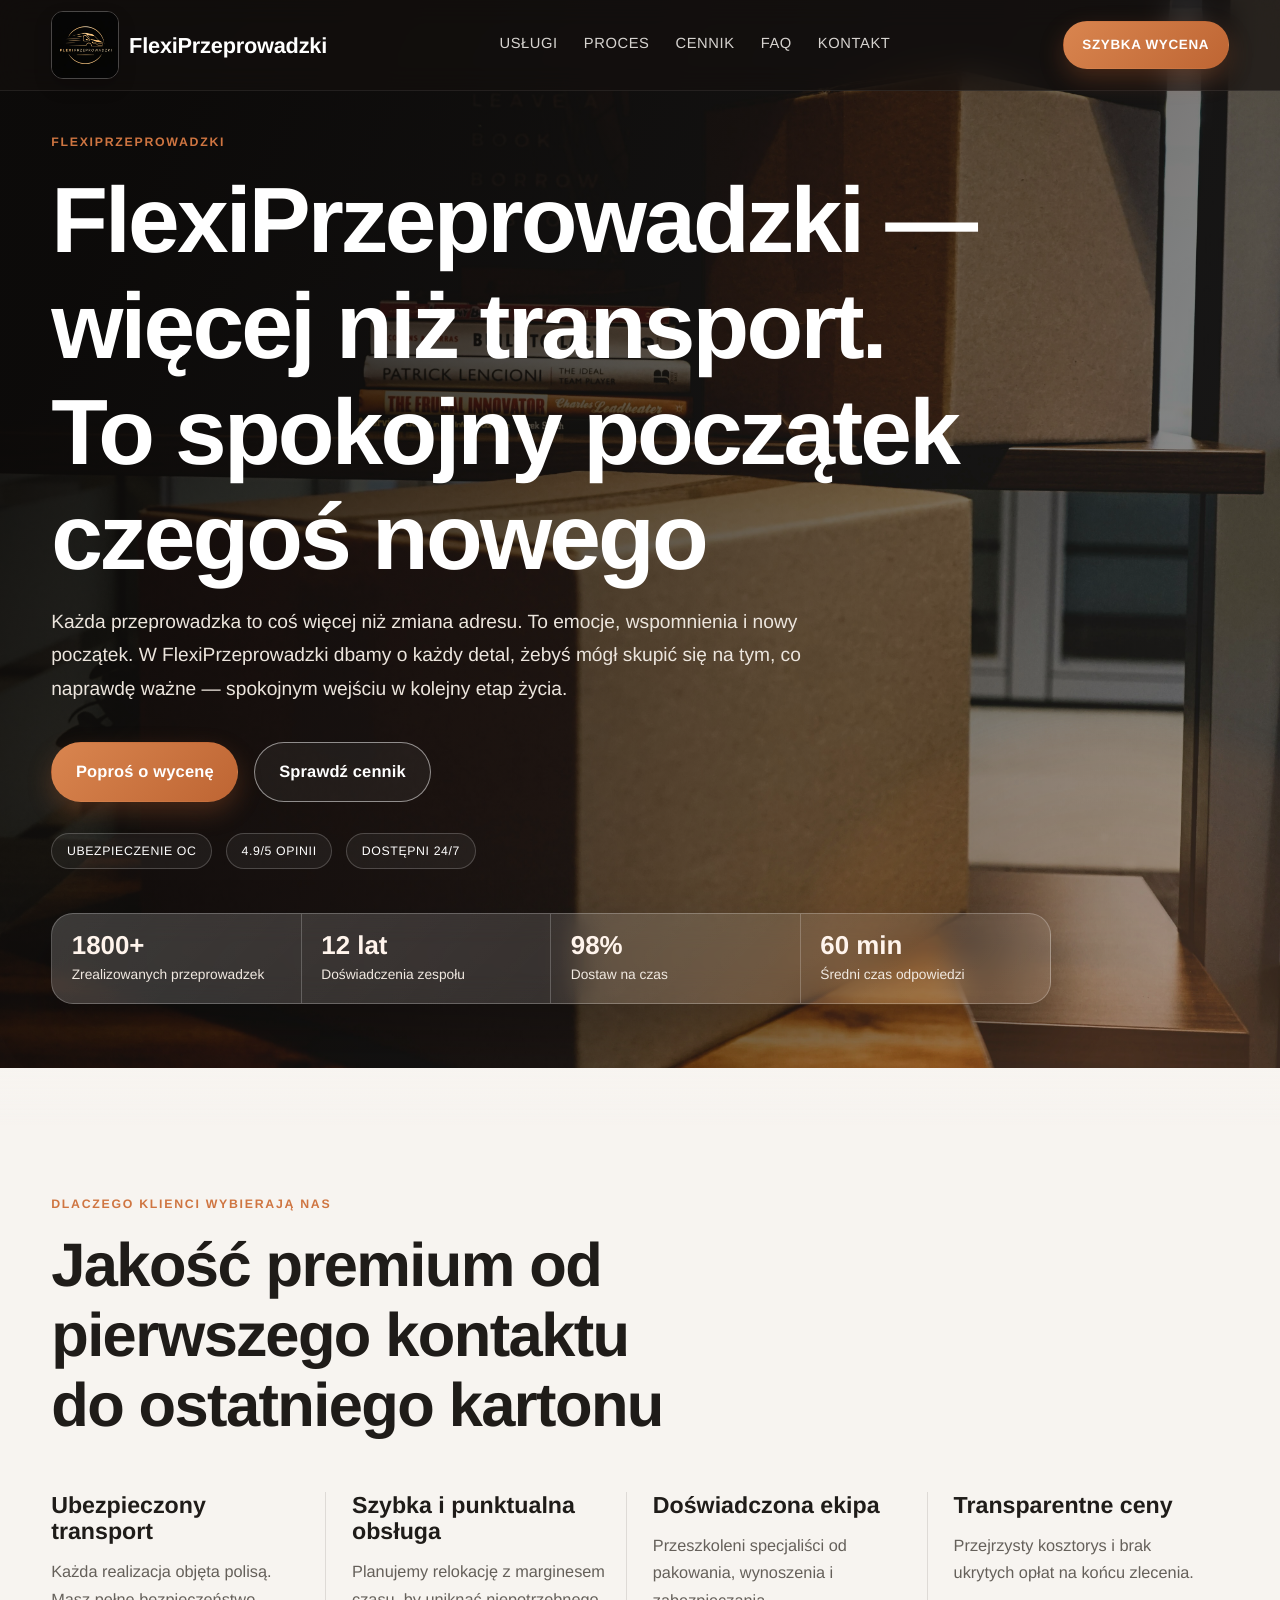
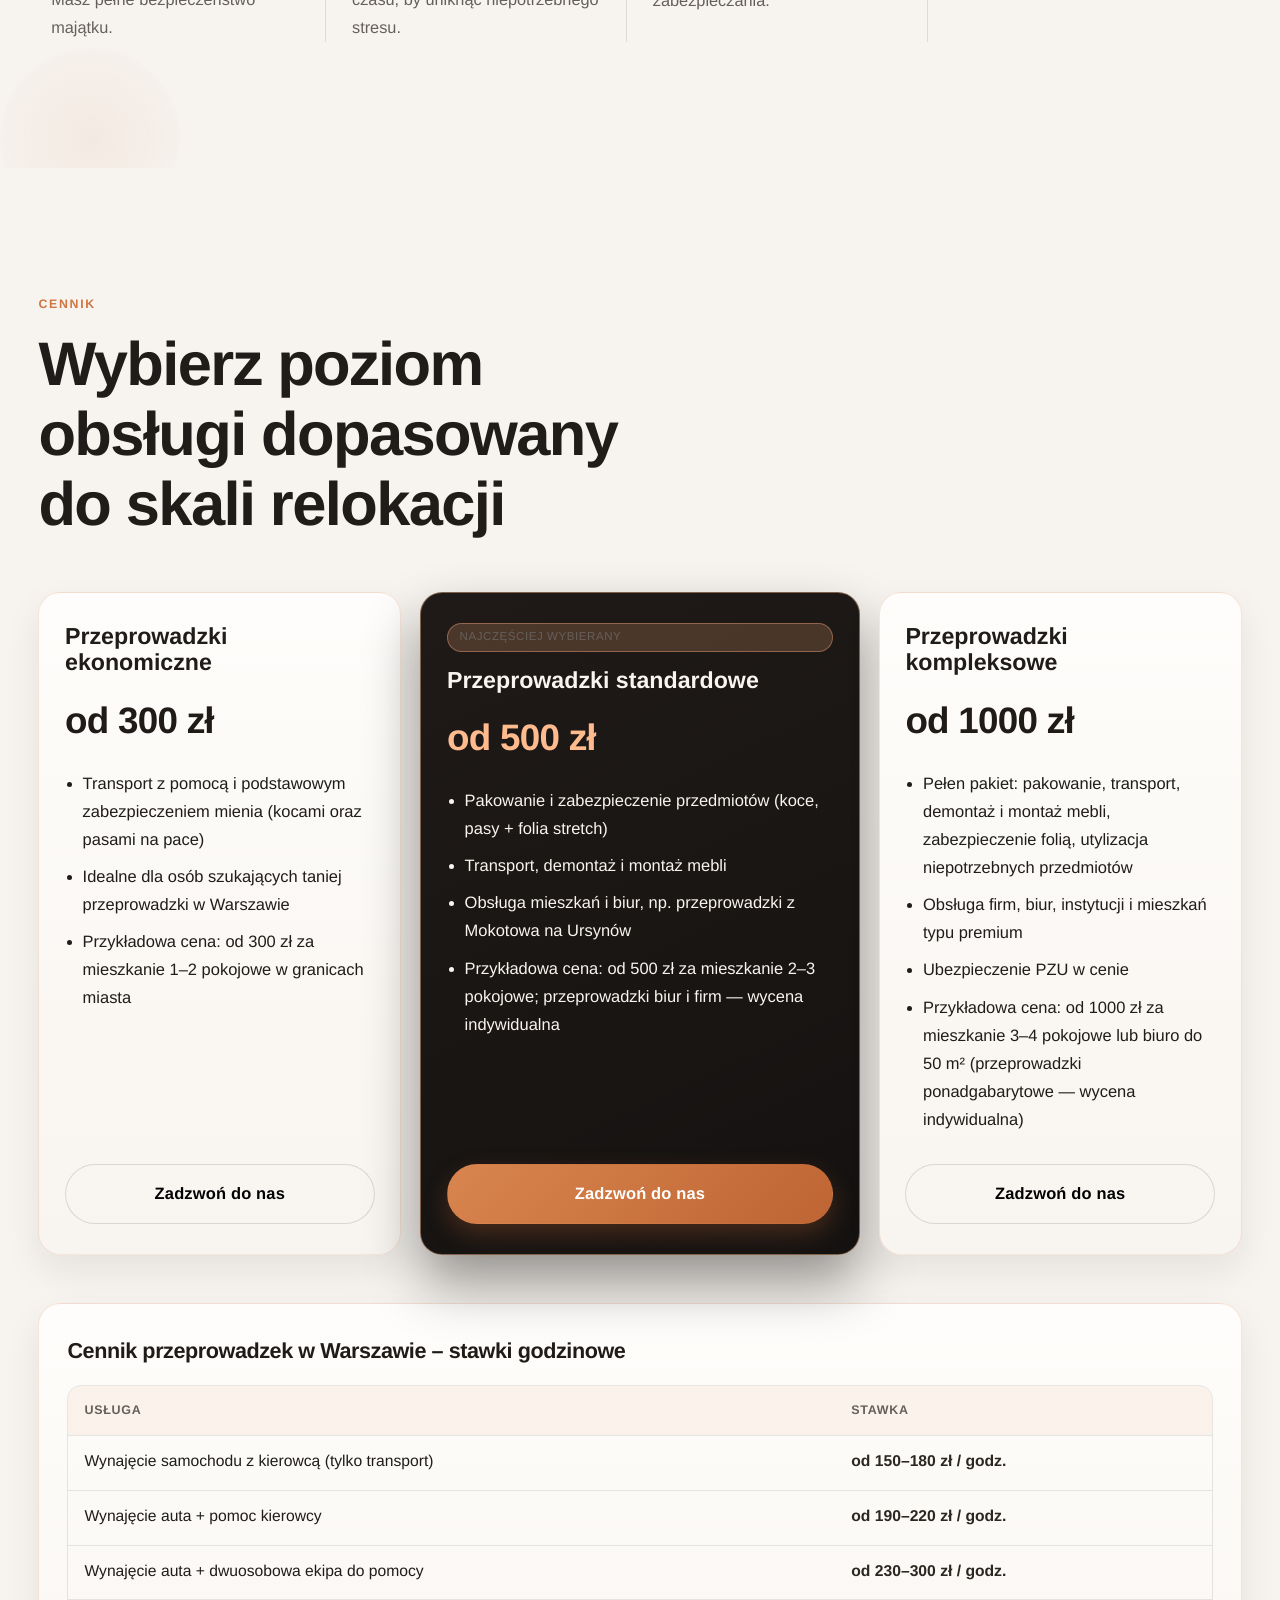
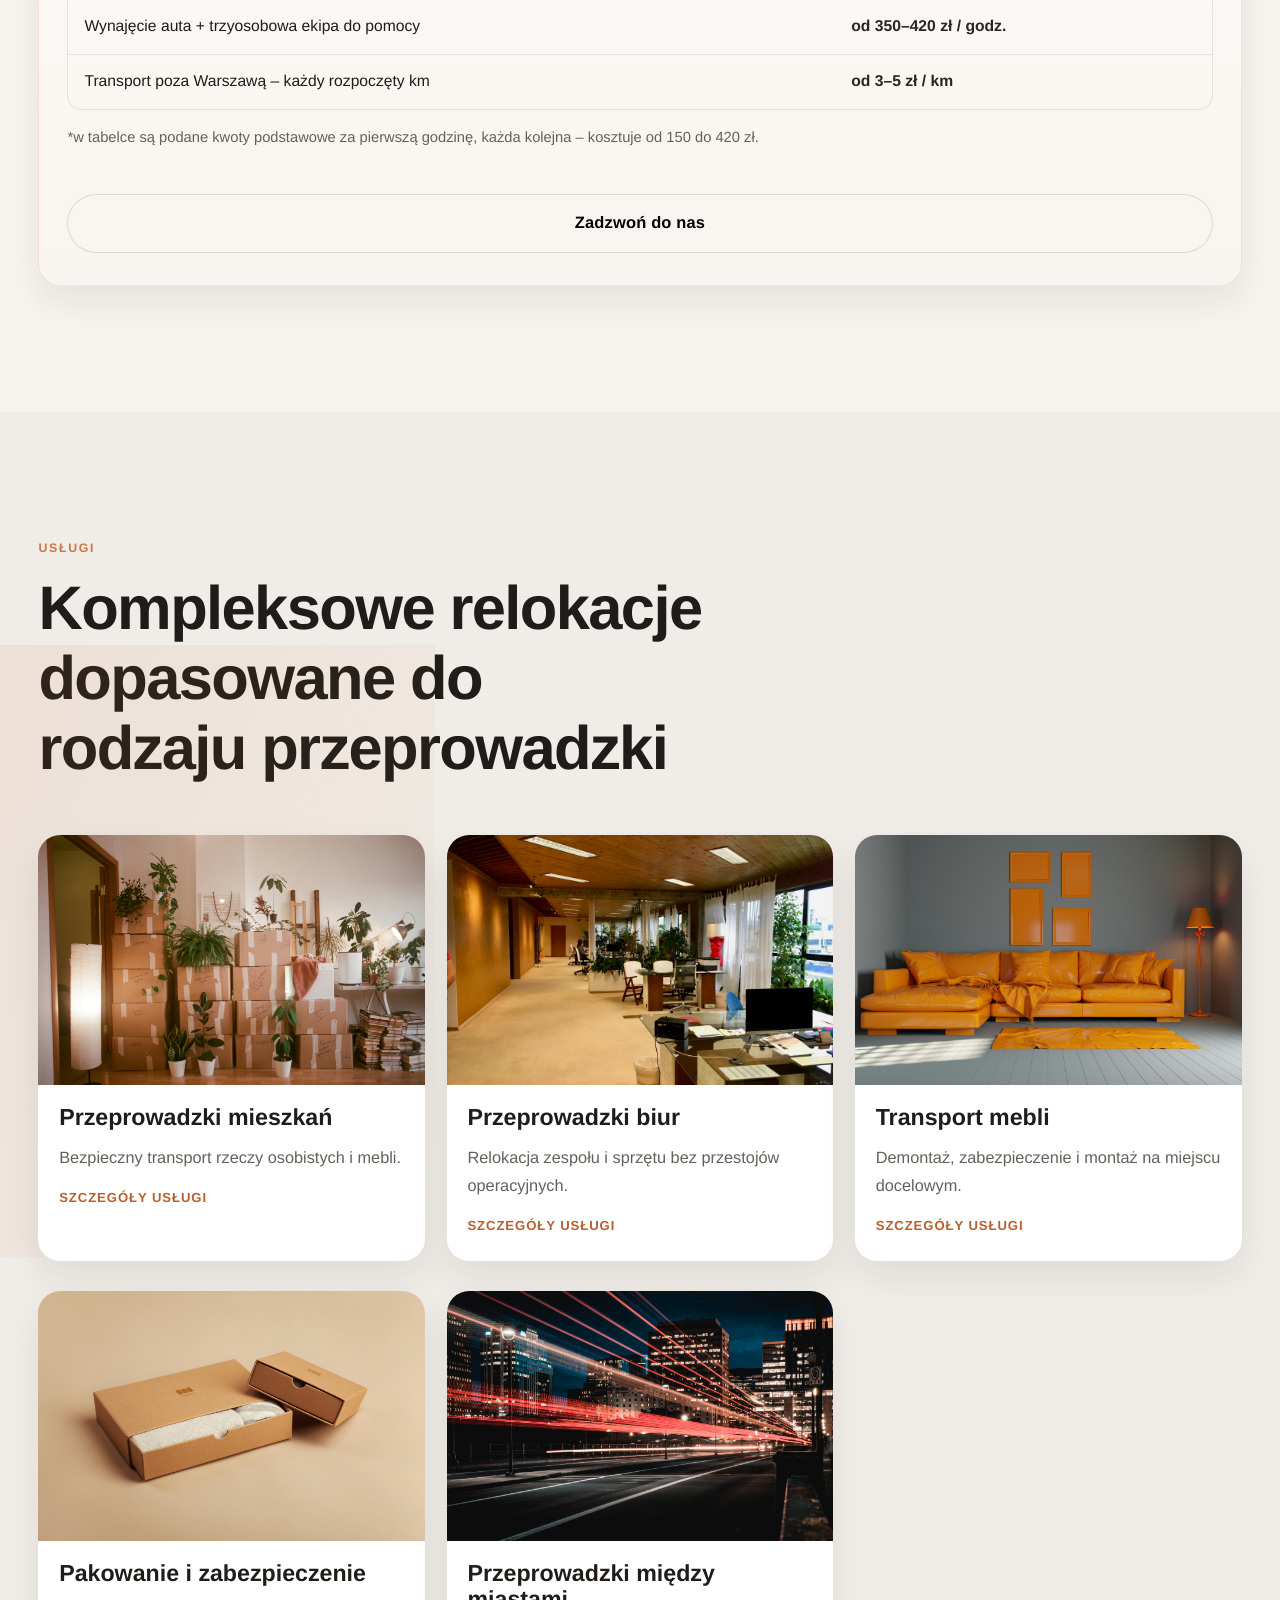
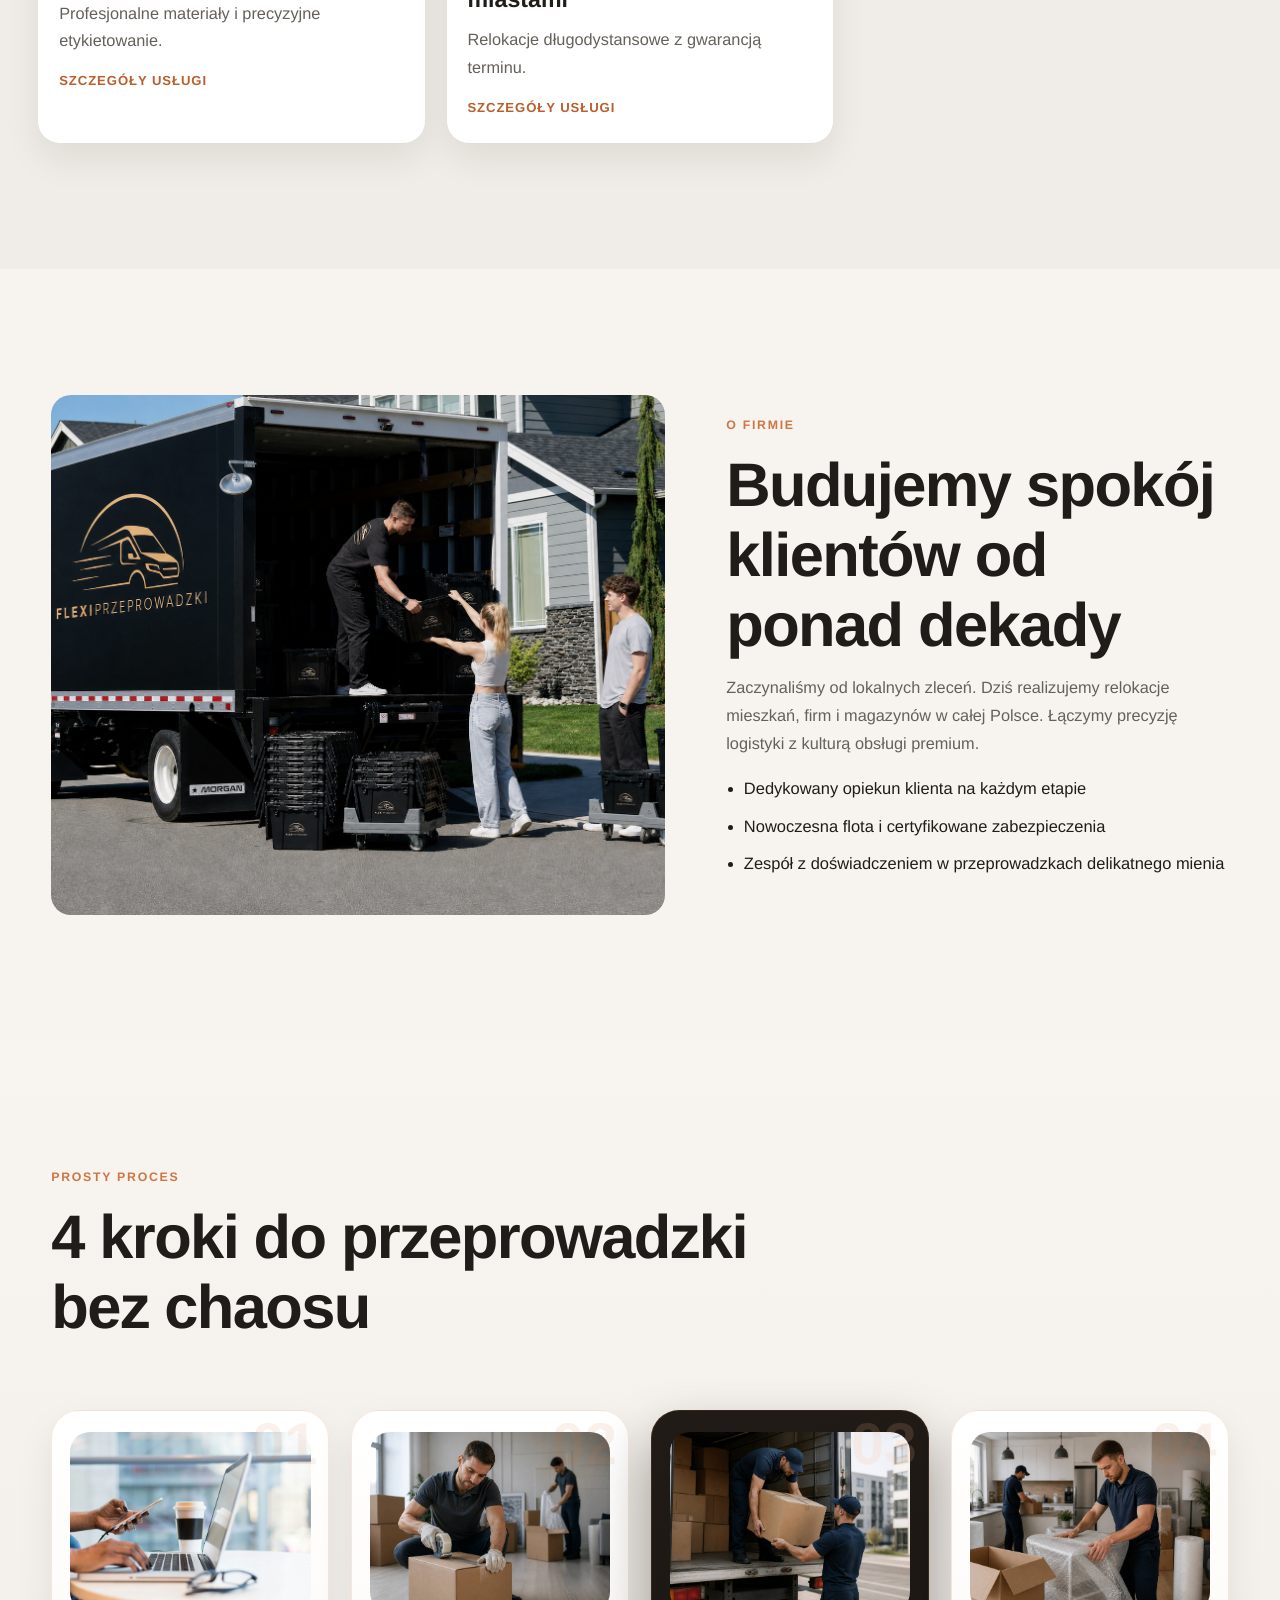
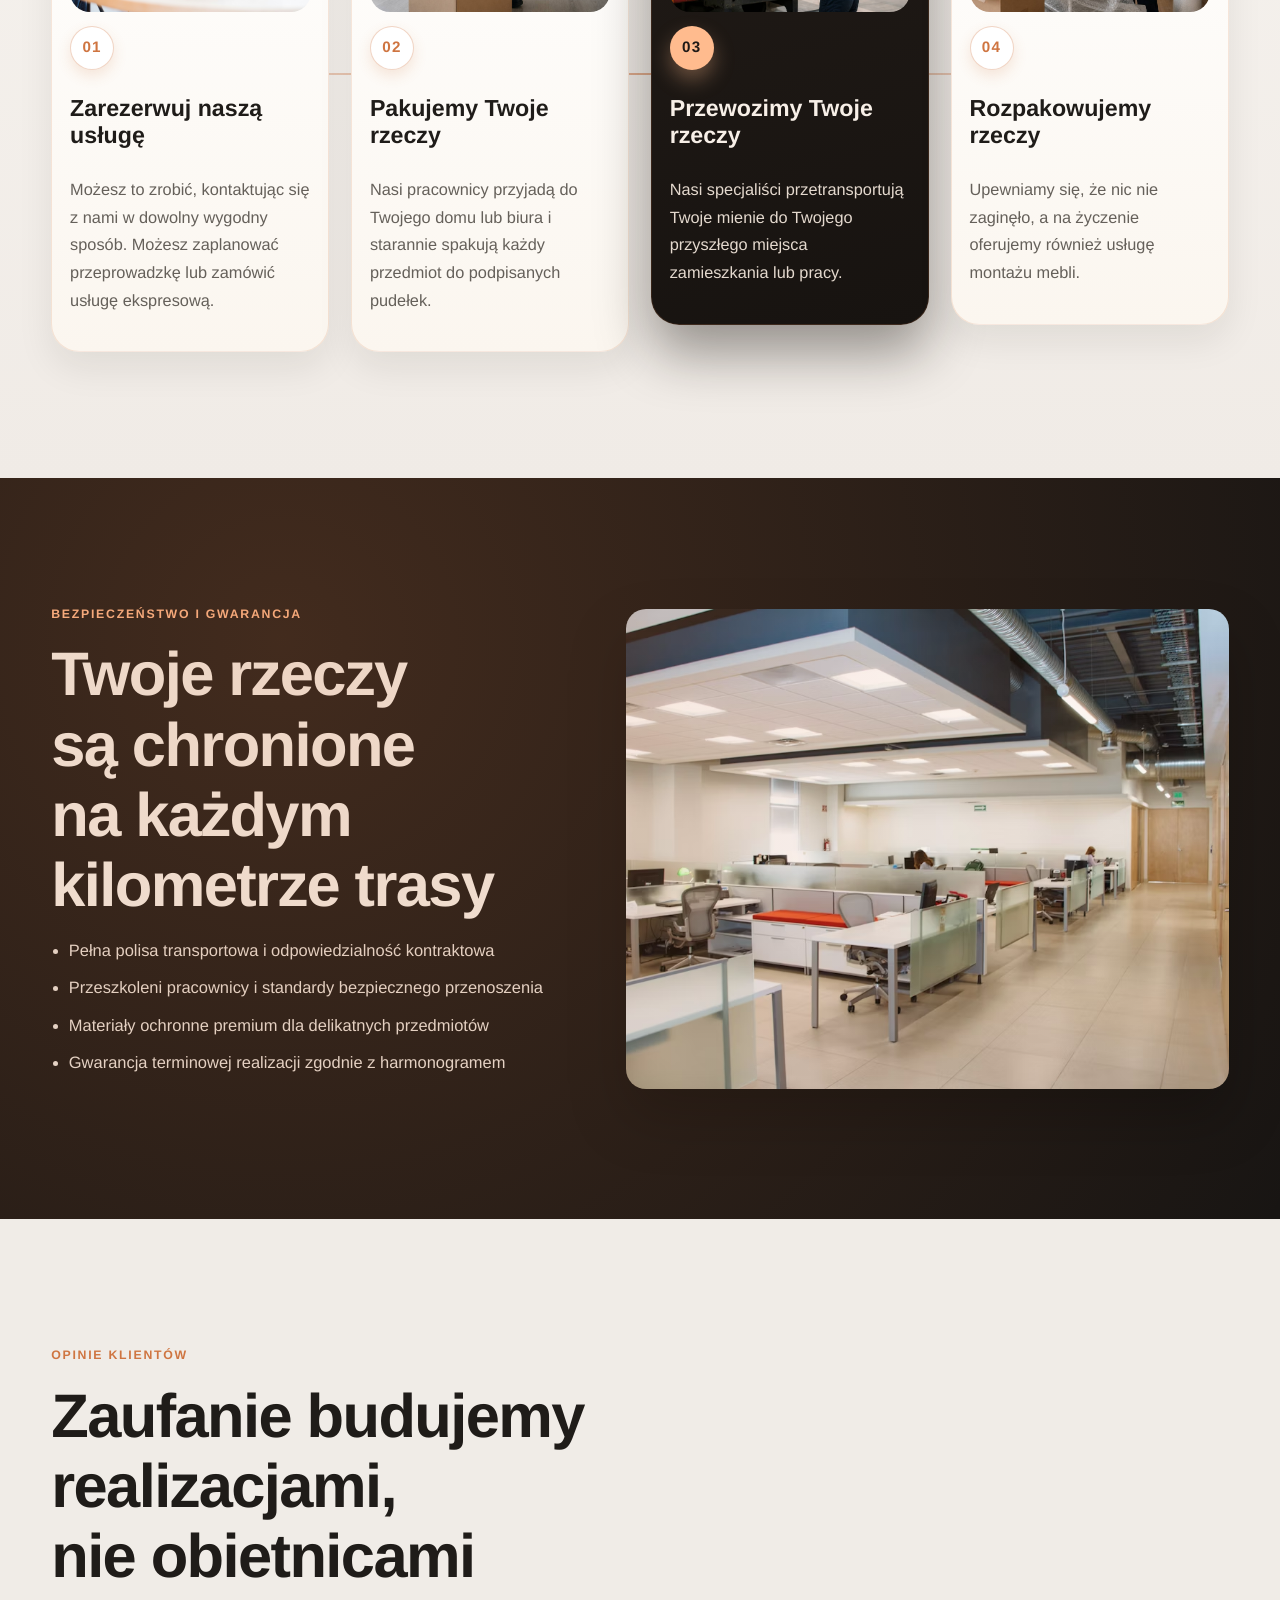
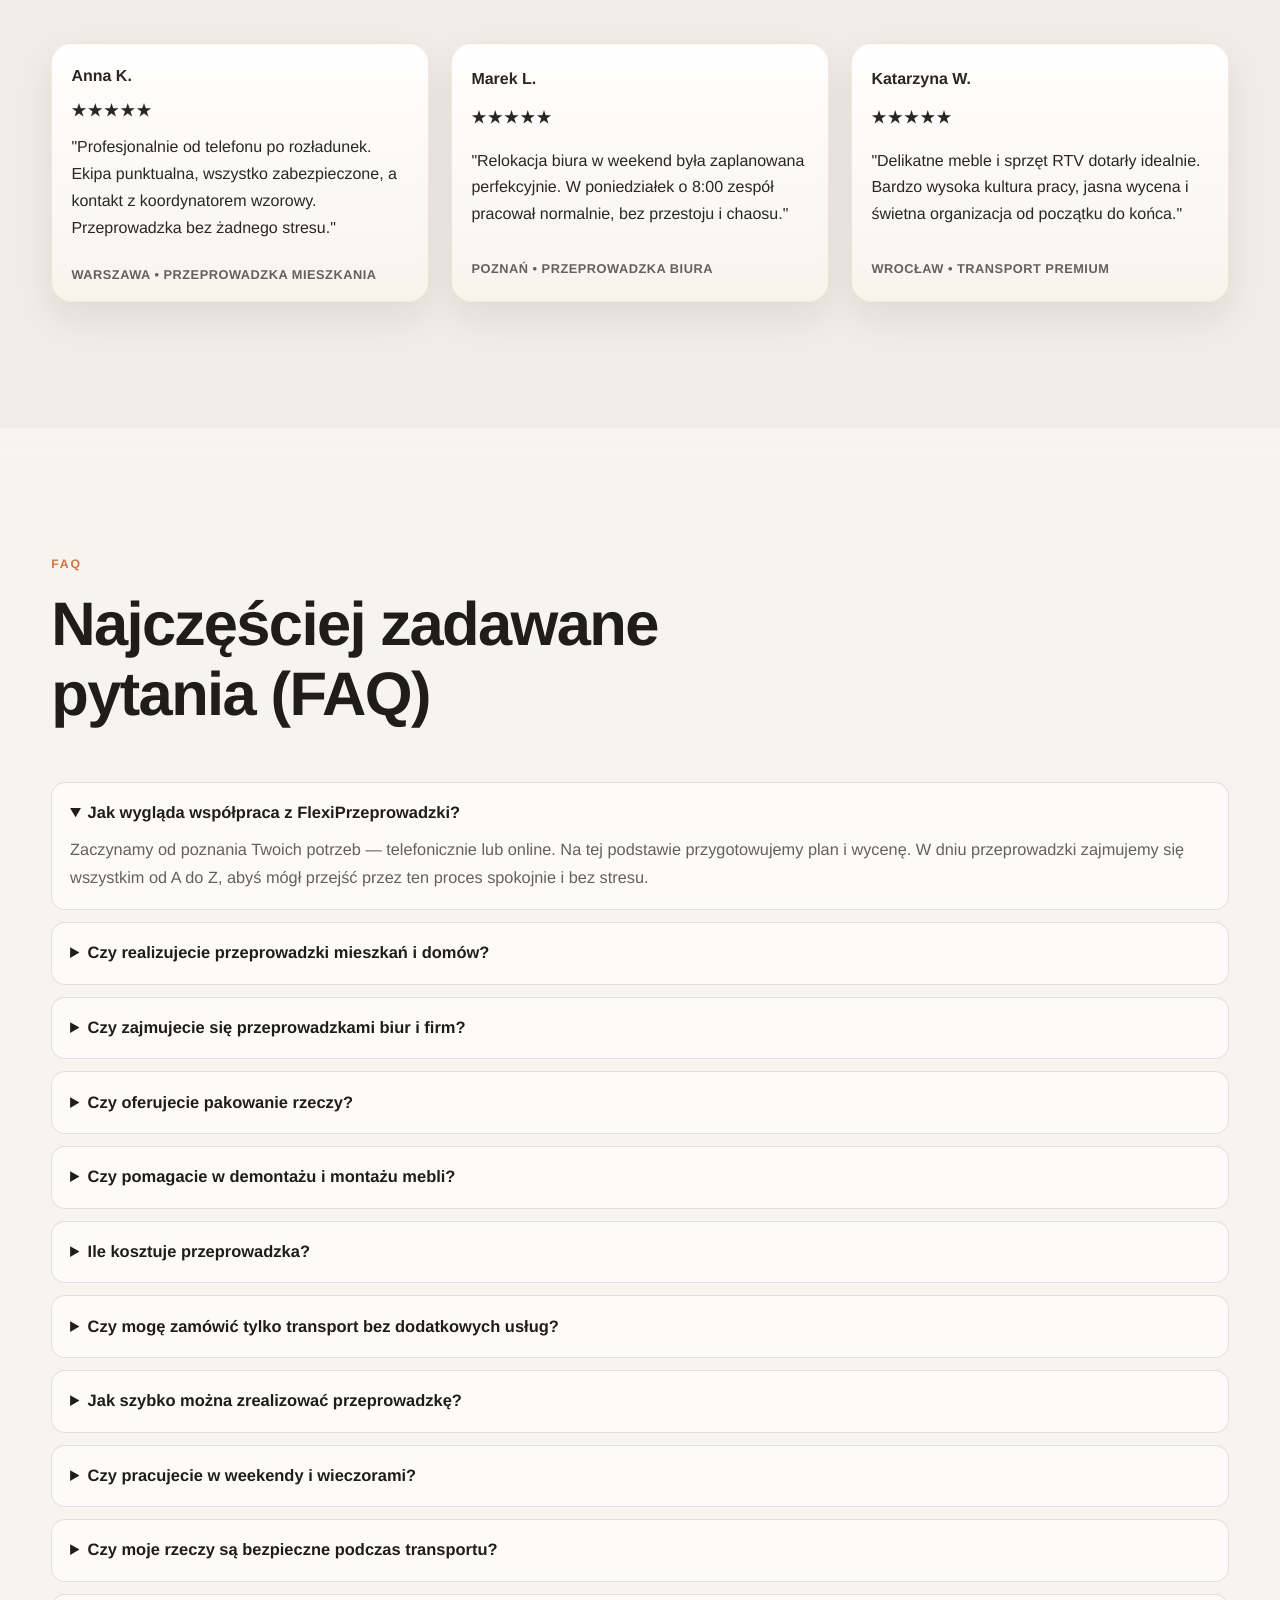
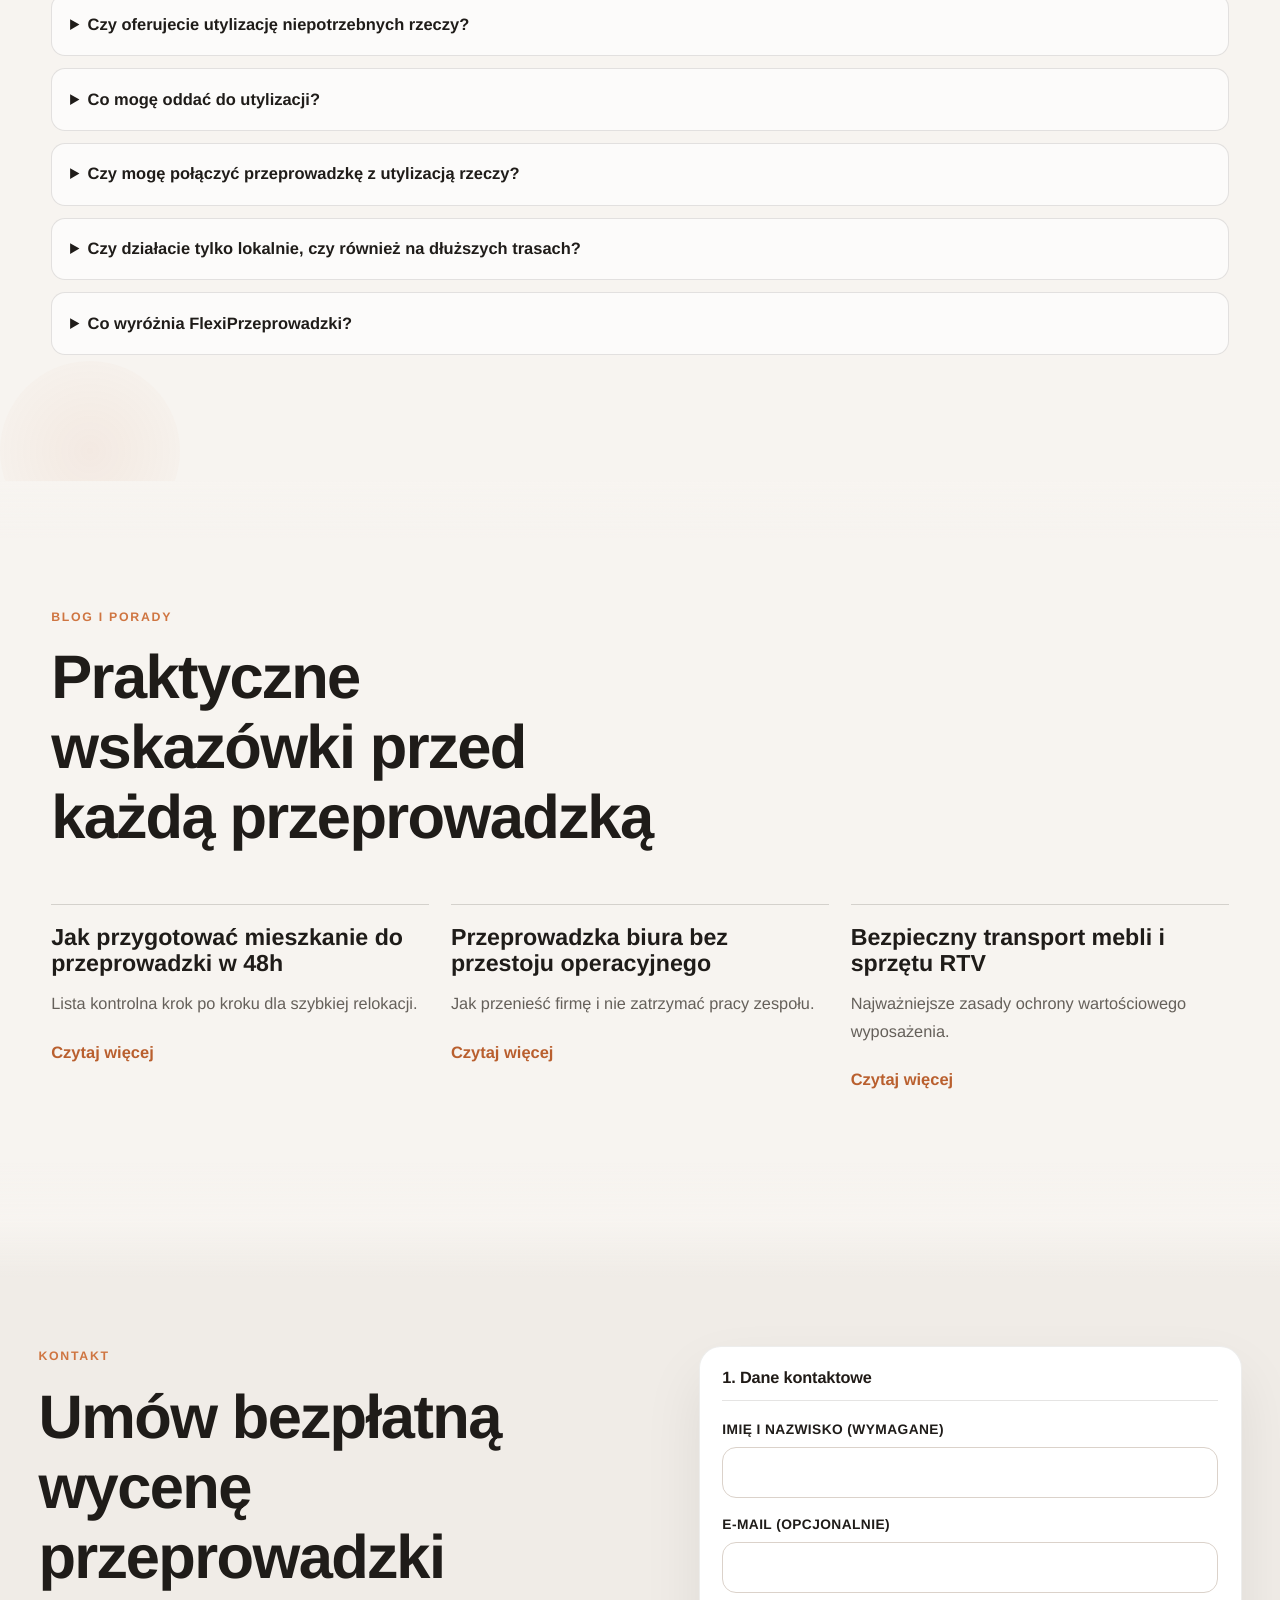
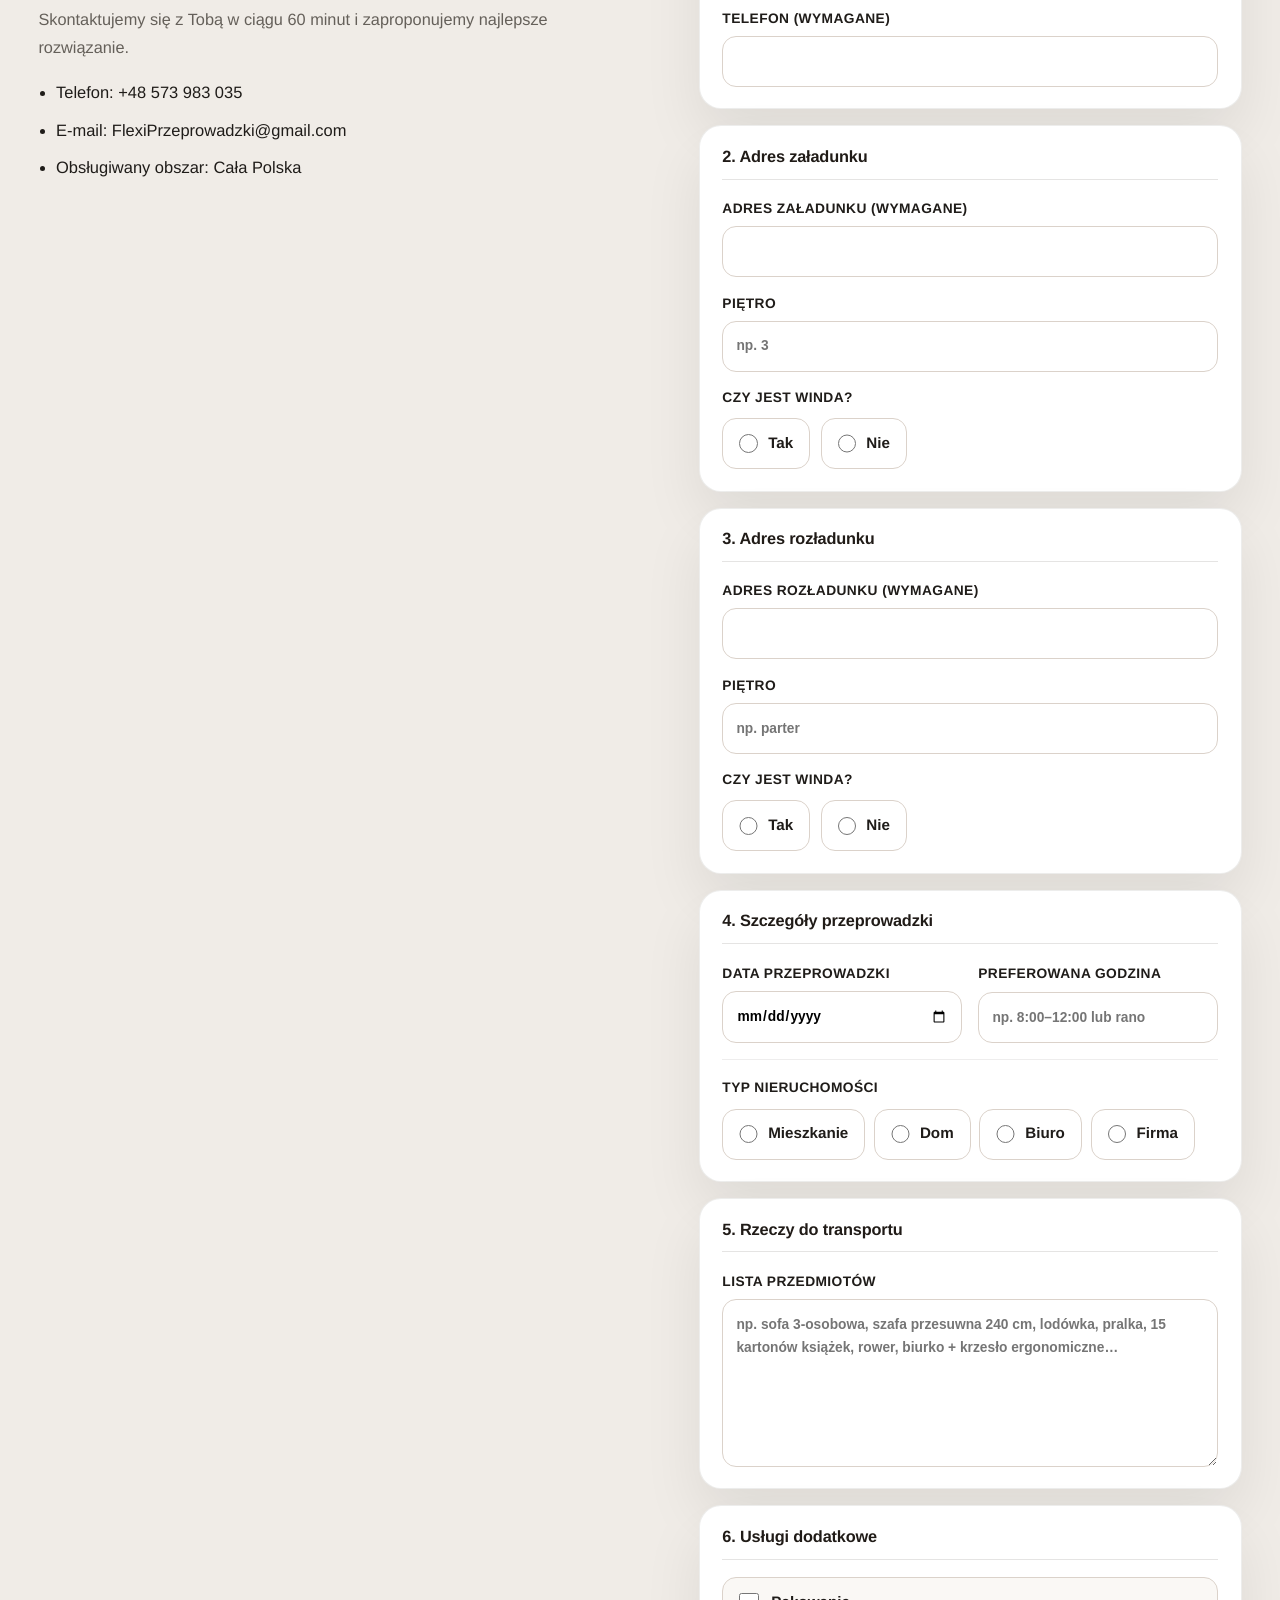
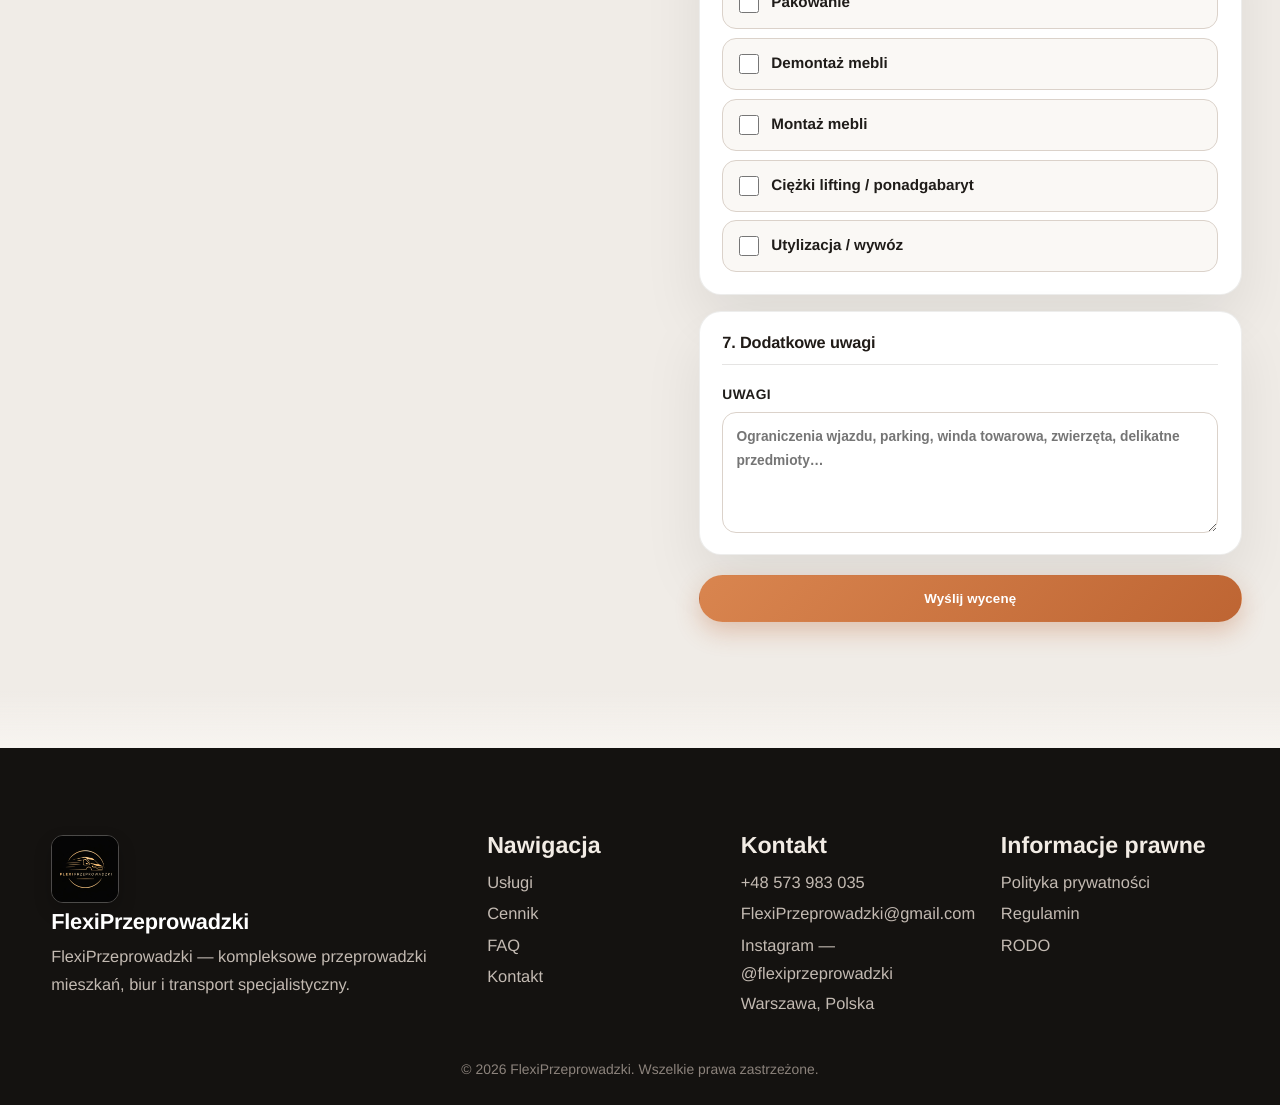
<file: index.html>
<!doctype html>
<html lang="pl">
  <head>
    <meta charset="UTF-8" />
    <meta name="viewport" content="width=device-width, initial-scale=1.0" />
    <title>FlexiPrzeprowadzki | Przeprowadzki bez stresu</title>
    <meta
      name="description"
      content="FlexiPrzeprowadzki — przeprowadzki mieszkań i biur. Ubezpieczony transport, profesjonalny zespół i szybka wycena. Zamów relokację bez stresu."
    />
    <link rel="preconnect" href="https://images.unsplash.com" />
    <link rel="stylesheet" href="styles.css?v=2" />
  </head>
  <body>
    <header class="site-header">
      <div class="container nav">
        <a href="#hero" class="brand">
          <img src="img/logo.jpg" alt="FlexiPrzeprowadzki logo" class="brand-logo" />
          <span class="brand-text">FlexiPrzeprowadzki</span>
        </a>
        <nav id="site-nav" class="main-nav" aria-label="Główna nawigacja">
          <a href="#services">Usługi</a>
          <a href="#process">Proces</a>
          <a href="#pricing">Cennik</a>
          <a href="#faq">FAQ</a>
          <a href="#contact">Kontakt</a>
        </nav>
        <button class="menu-toggle" type="button" aria-label="Otwórz menu" aria-controls="site-nav" aria-expanded="false">
          <span></span>
          <span></span>
          <span></span>
        </button>
        <a href="#contact" class="btn btn-small">Szybka wycena</a>
      </div>
    </header>

    <main>
      <section id="hero" class="hero">
        <div class="hero-overlay"></div>
        <div class="container hero-content">
          <p class="eyebrow">FlexiPrzeprowadzki</p>
          <h1>FlexiPrzeprowadzki — więcej niż transport. To spokojny początek czegoś nowego</h1>
          <p class="hero-sub">
            Każda przeprowadzka to coś więcej niż zmiana adresu. To emocje, wspomnienia i nowy początek. W FlexiPrzeprowadzki dbamy o każdy detal, żebyś mógł skupić się na tym, co naprawdę ważne — spokojnym wejściu w kolejny etap życia.
          </p>
          <div class="hero-cta">
            <a href="tel:+48573983035"  class="btn">Poproś o wycenę</a>
            <a href="#pricing" class="btn btn-ghost">Sprawdź cennik</a>
          </div>
          <div class="trust-badges">
            <span>Ubezpieczenie OC</span>
            <span>4.9/5 opinii</span>
            <span>Dostępni 24/7</span>
          </div>
          <div class="hero-stats">
            <article><h3>1800+</h3><p>Zrealizowanych przeprowadzek</p></article>
            <article><h3>12 lat</h3><p>Doświadczenia zespołu</p></article>
            <article><h3>98%</h3><p>Dostaw na czas</p></article>
            <article><h3>60 min</h3><p>Średni czas odpowiedzi</p></article>
          </div>
        </div>
      </section>

      <section class="section benefits parallax-section parallax-quality">
        <div class="container">
          <div class="section-head">
            <p class="eyebrow">Dlaczego klienci wybierają nas</p>
            <h2>Jakość premium od pierwszego kontaktu do ostatniego kartonu</h2>
          </div>
          <div class="benefit-grid">
            <article class="card">
              <h3>Ubezpieczony transport</h3>
              <p>Każda realizacja objęta polisą. Masz pełne bezpieczeństwo majątku.</p>
            </article>
            <article class="card">
              <h3>Szybka i punktualna obsługa</h3>
              <p>Planujemy relokację z marginesem czasu, by uniknąć niepotrzebnego stresu.</p>
            </article>
            <article class="card">
              <h3>Doświadczona ekipa</h3>
              <p>Przeszkoleni specjaliści od pakowania, wynoszenia i zabezpieczania.</p>
            </article>
            <article class="card">
              <h3>Transparentne ceny</h3>
              <p>Przejrzysty kosztorys i brak ukrytych opłat na końcu zlecenia.</p>
            </article>
          </div>
        </div>
      </section>

      <section id="pricing" class="section pricing">
        <div class="container">
          <div class="section-head">
            <p class="eyebrow">Cennik</p>
            <h2>Wybierz poziom obsługi dopasowany do skali relokacji</h2>
          </div>
          <div class="pricing-grid">
            <article class="price-card">
              <h3>Przeprowadzki ekonomiczne</h3>
              <p class="price">od 300 zł</p>
              <ul>
                <li>Transport z pomocą i podstawowym zabezpieczeniem mienia (kocami oraz pasami na pace)</li>
                <li>Idealne dla osób szukających taniej przeprowadzki w Warszawie</li>
                <li>Przykładowa cena: od 300 zł za mieszkanie 1–2 pokojowe w granicach miasta</li>
              </ul>
              <a href="tel:+48573983035" class="btn btn-ghost btn-tariff btn-price-cta">Zadzwoń do nas</a>
            </article>
            <article class="price-card featured">
              <p class="tag">Najczęściej wybierany</p>
              <h3>Przeprowadzki standardowe</h3>
              <p class="price">od 500 zł</p>
              <ul>
                <li>Pakowanie i zabezpieczenie przedmiotów (koce, pasy + folia stretch)</li>
                <li>Transport, demontaż i montaż mebli</li>
                <li>Obsługa mieszkań i biur, np. przeprowadzki z Mokotowa na Ursynów</li>
                <li>Przykładowa cena: od 500 zł za mieszkanie 2–3 pokojowe; przeprowadzki biur i firm — wycena indywidualna</li>
              </ul>
              <a href="tel:+48573983035" class="btn btn-price-cta">Zadzwoń do nas</a>
            </article>
            <article class="price-card">
              <h3>Przeprowadzki kompleksowe</h3>
              <p class="price">od 1000 zł</p>
              <ul>
                <li>Pełen pakiet: pakowanie, transport, demontaż i montaż mebli, zabezpieczenie folią, utylizacja niepotrzebnych przedmiotów</li>
                <li>Obsługa firm, biur, instytucji i mieszkań typu premium</li>
                <li>Ubezpieczenie PZU w cenie</li>
                <li>Przykładowa cena: od 1000 zł za mieszkanie 3–4 pokojowe lub biuro do 50 m² (przeprowadzki ponadgabarytowe — wycena indywidualna)</li>
              </ul>
              <a href="tel:+48573983035" class="btn btn-ghost btn-tariff btn-price-cta">Zadzwoń do nas</a>
            </article>
          </div>

          <div class="pricing-hourly">
            <h3 class="pricing-hourly-title">Cennik przeprowadzek w Warszawie – stawki godzinowe</h3>
            <div class="rate-table-wrap">
              <table class="rate-table">
                <thead>
                  <tr>
                    <th scope="col">Usługa</th>
                    <th scope="col">Stawka</th>
                  </tr>
                </thead>
                <tbody>
                  <tr>
                    <td>Wynajęcie samochodu z kierowcą (tylko transport)</td>
                    <td>od 150–180 zł / godz.</td>
                  </tr>
                  <tr>
                    <td>Wynajęcie auta + pomoc kierowcy</td>
                    <td>od 190–220 zł / godz.</td>
                  </tr>
                  <tr>
                    <td>Wynajęcie auta + dwuosobowa ekipa do pomocy</td>
                    <td>od 230–300 zł / godz.</td>
                  </tr>
                  <tr>
                    <td>Wynajęcie auta + trzyosobowa ekipa do pomocy</td>
                    <td>od 350–420 zł / godz.</td>
                  </tr>
                  <tr>
                    <td>Transport poza Warszawą – każdy rozpoczęty km</td>
                    <td>od 3–5 zł / km</td>
                  </tr>
                </tbody>
              </table>
            </div>
            <p class="rate-table-note">
              *w tabelce są podane kwoty podstawowe za pierwszą godzinę, każda kolejna – kosztuje od 150 do 420 zł.
            </p>
            <a href="tel:+48573983035" class="btn btn-ghost btn-tariff btn-price-cta">Zadzwoń do nas</a>
          </div>
        </div>
      </section>


      <section id="services" class="section services">
        <div class="container">
          <div class="section-head">
            <p class="eyebrow">Usługi</p>
            <h2>Kompleksowe relokacje dopasowane do rodzaju przeprowadzki</h2>
          </div>
          <div class="service-grid">
            <article class="service-card">
              <a class="service-card-link" href="services/apartment-moving.html">
                <img src="img/0main.jpg" />
                <div>
                  <h3>Przeprowadzki mieszkań</h3>
                  <p>Bezpieczny transport rzeczy osobistych i mebli.</p>
                  <span class="service-card-cta">Szczegóły usługi</span>
                </div>
              </a>
            </article>
            <article class="service-card">
              <a class="service-card-link" href="services/office-moving.html">
                <img src="img/office.jpg" />
                <div>
                  <h3>Przeprowadzki biur</h3>
                  <p>Relokacja zespołu i sprzętu bez przestojów operacyjnych.</p>
                  <span class="service-card-cta">Szczegóły usługi</span>
                </div>
              </a>
            </article>
            <article class="service-card">
              <a class="service-card-link" href="services/furniture-transport.html">
                <img src="img/furniture.jpg" alt="Transport mebli" />
                <div>
                  <h3>Transport mebli</h3>
                  <p>Demontaż, zabezpieczenie i montaż na miejscu docelowym.</p>
                  <span class="service-card-cta">Szczegóły usługi</span>
                </div>
              </a>
            </article>
            <article class="service-card">
              <a class="service-card-link" href="services/packing-service.html">
                <img src="img/pack.jpg" alt="Pakowanie rzeczy" />
                <div>
                  <h3>Pakowanie i zabezpieczenie</h3>
                  <p>Profesjonalne materiały i precyzyjne etykietowanie.</p>
                  <span class="service-card-cta">Szczegóły usługi</span>
                </div>
              </a>
            </article>
            <article class="service-card">
              <a class="service-card-link" href="services/long-distance-moving.html">
                <img src="img/transport.jpg" />
                <div>
                  <h3>Przeprowadzki między miastami</h3>
                  <p>Relokacje długodystansowe z gwarancją terminu.</p>
                  <span class="service-card-cta">Szczegóły usługi</span>
                </div>
              </a>
            </article>
          </div>
        </div>
      </section>

      <section class="section about">
        <div class="container split">
          <img src="img/truck.png" />
          <div>
            <p class="eyebrow">O firmie</p>
            <h2>Budujemy spokój klientów od ponad dekady</h2>
            <p>
              Zaczynaliśmy od lokalnych zleceń. Dziś realizujemy relokacje mieszkań, firm i
              magazynów w całej Polsce. Łączymy precyzję logistyki z kulturą obsługi premium.
            </p>
            <ul>
              <li>Dedykowany opiekun klienta na każdym etapie</li>
              <li>Nowoczesna flota i certyfikowane zabezpieczenia</li>
              <li>Zespół z doświadczeniem w przeprowadzkach delikatnego mienia</li>
            </ul>
          </div>
        </div>
      </section>

      <section id="process" class="section process">
        <div class="container">
          <div class="section-head">
            <p class="eyebrow">Prosty proces</p>
            <h2>4 kroki do przeprowadzki bez chaosu</h2>
          </div>
          <div class="process-grid">
            <article>
              <img src="img/call.jpg" alt="Zarezerwuj usługę" />
              <span>01</span>
              <h3>Zarezerwuj naszą usługę</h3>
              <p>Możesz to zrobić, kontaktując się z nami w dowolny wygodny sposób. Możesz zaplanować przeprowadzkę lub zamówić usługę ekspresową.</p>
            </article>
            <article>
              <img src="img/packprocess.jpg" alt="Pakowanie rzeczy" />
              <span>02</span>
              <h3>Pakujemy Twoje rzeczy</h3>
              <p>Nasi pracownicy przyjadą do Twojego domu lub biura i starannie spakują każdy przedmiot do podpisanych pudełek.</p>
            </article>
            <article>
              <img src="img/transportprocess.jpg" alt="Przewóz rzeczy" />
              <span>03</span>
              <h3>Przewozimy Twoje rzeczy</h3>
              <p>Nasi specjaliści przetransportują Twoje mienie do Twojego przyszłego miejsca zamieszkania lub pracy.</p>
            </article>
            <article>
              <img src="img/unboxing.jpg" alt="Rozpakowywanie rzeczy" />
              <span>04</span>
              <h3>Rozpakowujemy rzeczy</h3>
              <p>Upewniamy się, że nic nie zaginęło, a na życzenie oferujemy również usługę montażu mebli.</p>
            </article>
          </div>
        </div>
      </section>

      <section class="section safety">
        <div class="container split">
          <div>
            <p class="eyebrow">Bezpieczeństwo i gwarancja</p>
            <h2>Twoje rzeczy są chronione na każdym kilometrze trasy</h2>
            <ul>
              <li>Pełna polisa transportowa i odpowiedzialność kontraktowa</li>
              <li>Przeszkoleni pracownicy i standardy bezpiecznego przenoszenia</li>
              <li>Materiały ochronne premium dla delikatnych przedmiotów</li>
              <li>Gwarancja terminowej realizacji zgodnie z harmonogramem</li>
            </ul>
          </div>
          <img src="img/someoffice.png" alt="Bezpieczny transport podczas przeprowadzki" />
        </div>
      </section>

      
      <section class="section testimonials">
        <div class="container">
          <div class="section-head">
            <p class="eyebrow">Opinie klientów</p>
            <h2>Zaufanie budujemy realizacjami, nie obietnicami</h2>
          </div>
          <div class="testimonial-grid">
            <article>
              <div class="review-head">
                <p class="review-author">Anna K.</p>
                
              </div>
              <p class="review-stars" aria-label="Ocena 5 na 5">★★★★★</p>
              <p>"Profesjonalnie od telefonu po rozładunek. Ekipa punktualna, wszystko zabezpieczone, a kontakt z koordynatorem wzorowy. Przeprowadzka bez żadnego stresu."</p>
              <h3>Warszawa • przeprowadzka mieszkania</h3>
            </article>
            <article>
              <div class="review-head">
                <p class="review-author">Marek L.</p>
                
              </div>
              <p class="review-stars" aria-label="Ocena 5 na 5">★★★★★</p>
              <p>"Relokacja biura w weekend była zaplanowana perfekcyjnie. W poniedziałek o 8:00 zespół pracował normalnie, bez przestoju i chaosu."</p>
              <h3>Poznań • przeprowadzka biura</h3>
            </article>
            <article>
              <div class="review-head">
                <p class="review-author">Katarzyna W.</p>
               
              </div>
              <p class="review-stars" aria-label="Ocena 5 na 5">★★★★★</p>
              <p>"Delikatne meble i sprzęt RTV dotarły idealnie. Bardzo wysoka kultura pracy, jasna wycena i świetna organizacja od początku do końca."</p>
              <h3>Wrocław • transport premium</h3>
            </article>
          </div>
        </div>
      </section>

      <section id="faq" class="section faq parallax-section parallax-faq">
        <div class="container">
          <div class="section-head">
            <p class="eyebrow">FAQ</p>
            <h2>Najczęściej zadawane pytania (FAQ)</h2>
          </div>
          <div class="faq-list">
            <details open>
              <summary>Jak wygląda współpraca z FlexiPrzeprowadzki?</summary>
              <p>Zaczynamy od poznania Twoich potrzeb — telefonicznie lub online. Na tej podstawie przygotowujemy plan i wycenę. W dniu przeprowadzki zajmujemy się wszystkim od A do Z, abyś mógł przejść przez ten proces spokojnie i bez stresu.</p>
            </details>
            <details>
              <summary>Czy realizujecie przeprowadzki mieszkań i domów?</summary>
              <p>Tak — pomagamy zarówno przy małych przeprowadzkach, jak i większych relokacjach rodzinnych. Dopasowujemy zakres usług do Twojej sytuacji.</p>
            </details>
            <details>
              <summary>Czy zajmujecie się przeprowadzkami biur i firm?</summary>
              <p>Oczywiście. Organizujemy przeprowadzki biur w sposób minimalizujący przestoje — często działamy poza godzinami pracy lub w weekendy.</p>
            </details>
            <details>
              <summary>Czy oferujecie pakowanie rzeczy?</summary>
              <p>Tak — możemy zająć się profesjonalnym pakowaniem, zabezpieczeniem oraz oznaczeniem wszystkich rzeczy, aby wszystko trafiło na swoje miejsce.</p>
            </details>
            <details>
              <summary>Czy pomagacie w demontażu i montażu mebli?</summary>
              <p>Tak — zajmujemy się demontażem, transportem oraz ponownym montażem mebli w nowej lokalizacji.</p>
            </details>
            <details>
              <summary>Ile kosztuje przeprowadzka?</summary>
              <p>Cena zależy od zakresu usług, ilości rzeczy oraz odległości. Każdą wycenę przygotowujemy indywidualnie — jasno i bez ukrytych kosztów.</p>
            </details>
            <details>
              <summary>Czy mogę zamówić tylko transport bez dodatkowych usług?</summary>
              <p>Tak — możesz wybrać sam transport lub pełen pakiet. Działamy elastycznie, zgodnie z Twoimi potrzebami.</p>
            </details>
            <details>
              <summary>Jak szybko można zrealizować przeprowadzkę?</summary>
              <p>W wielu przypadkach jesteśmy w stanie zorganizować przeprowadzkę nawet w krótkim czasie. Najlepiej skontaktować się z nami jak najwcześniej.</p>
            </details>
            <details>
              <summary>Czy pracujecie w weekendy i wieczorami?</summary>
              <p>Tak — dopasowujemy się do Twojego графика, aby przeprowadzka była jak najmniej uciążliwa.</p>
            </details>
            <details>
              <summary>Czy moje rzeczy są bezpieczne podczas transportu?</summary>
              <p>Tak — stosujemy odpowiednie zabezpieczenia i działamy z dużą ostrożnością. Dbamy o Twoje rzeczy jak o własne.</p>
            </details>
            <details>
              <summary>Czy oferujecie utylizację niepotrzebnych rzeczy?</summary>
              <p>Tak — zajmujemy się wywozem i utylizacją mebli, sprzętu oraz innych zbędnych przedmiotów zgodnie z obowiązującymi zasadami.</p>
            </details>
            <details>
              <summary>Co mogę oddać do utylizacji?</summary>
              <p>Odbieramy m.in. (http://m.in/) stare meble, AGD, sprzęt biurowy oraz inne rzeczy, których chcesz się bezpiecznie pozbyć.</p>
            </details>
            <details>
              <summary>Czy mogę połączyć przeprowadzkę z utylizacją rzeczy?</summary>
              <p>Tak — to bardzo wygodne rozwiązanie. Podczas przeprowadzki możemy jednocześnie zabrać rzeczy do utylizacji.</p>
            </details>
            <details>
              <summary>Czy działacie tylko lokalnie, czy również na dłuższych trasach?</summary>
              <p>Realizujemy zarówno przeprowadzki lokalne, jak i międzymiastowe — w zależności od Twoich potrzeb.</p>
            </details>
            <details>
              <summary>Co wyróżnia FlexiPrzeprowadzki?</summary>
              <p>Elastyczne podejście, dobra organizacja i spokojny przebieg całego procesu. Dopasowujemy się do Ciebie — nie odwrotnie.</p>
            </details>
          </div>
        </div>
      </section>

      <section class="section blog parallax-section parallax-blog">
        <div class="container">
          <div class="section-head">
            <p class="eyebrow">Blog i porady</p>
            <h2>Praktyczne wskazówki przed każdą przeprowadzką</h2>
          </div>
          <div class="blog-grid">
            <article class="blog-card"><h3>Jak przygotować mieszkanie do przeprowadzki w 48h</h3><p>Lista kontrolna krok po kroku dla szybkiej relokacji.</p><a href="#">Czytaj więcej</a></article>
            <article class="blog-card"><h3>Przeprowadzka biura bez przestoju operacyjnego</h3><p>Jak przenieść firmę i nie zatrzymać pracy zespołu.</p><a href="#">Czytaj więcej</a></article>
            <article class="blog-card"><h3>Bezpieczny transport mebli i sprzętu RTV</h3><p>Najważniejsze zasady ochrony wartościowego wyposażenia.</p><a href="#">Czytaj więcej</a></article>
          </div>
        </div>
      </section>

      <section id="contact" class="section contact parallax-section parallax-contact">
        <div class="container split contact-wrap">
          <div>
            <p class="eyebrow">Kontakt</p>
            <h2>Umów bezpłatną wycenę przeprowadzki</h2>
            <p>Skontaktujemy się z Tobą w ciągu 60 minut i zaproponujemy najlepsze rozwiązanie.</p>
            <ul>
              <li>Telefon: +48 573 983 035</li>
              <li>E-mail: FlexiPrzeprowadzki@gmail.com</li>
              <li>Obsługiwany obszar: Cała Polska</li>
            </ul>
          </div>
          <form class="contact-form quote-form" action="#" method="post">
            <div class="form-card">
              <h3 class="form-section-title">1. Dane kontaktowe</h3>
              <div class="form-fields">
                <label>Imię i nazwisko (wymagane)<input type="text" name="full_name" autocomplete="name" required /></label>
                <label>E-mail (opcjonalnie)<input type="email" name="email" autocomplete="email" /></label>
                <label>Telefon (wymagane)<input type="tel" name="phone" autocomplete="tel" required /></label>
              </div>
            </div>

            <div class="form-card">
              <h3 class="form-section-title">2. Adres załadunku</h3>
              <div class="form-fields">
                <label>Adres załadunku (wymagane)<input type="text" name="pickup_address" autocomplete="street-address" required /></label>
                <label>Piętro<input type="text" name="pickup_floor" inputmode="numeric" placeholder="np. 3" /></label>
                <div class="form-field-block">
                  <span class="form-field-label">Czy jest winda?</span>
                  <div class="field-radio-group" role="radiogroup" aria-label="Winda przy załadunku">
                    <label class="field-radio"><input type="radio" name="pickup_elevator" value="yes" /> Tak</label>
                    <label class="field-radio"><input type="radio" name="pickup_elevator" value="no" /> Nie</label>
                  </div>
                </div>
              </div>
            </div>

            <div class="form-card">
              <h3 class="form-section-title">3. Adres rozładunku</h3>
              <div class="form-fields">
                <label>Adres rozładunku (wymagane)<input type="text" name="dropoff_address" required /></label>
                <label>Piętro<input type="text" name="dropoff_floor" inputmode="numeric" placeholder="np. parter" /></label>
                <div class="form-field-block">
                  <span class="form-field-label">Czy jest winda?</span>
                  <div class="field-radio-group" role="radiogroup" aria-label="Winda przy rozładunku">
                    <label class="field-radio"><input type="radio" name="dropoff_elevator" value="yes" /> Tak</label>
                    <label class="field-radio"><input type="radio" name="dropoff_elevator" value="no" /> Nie</label>
                  </div>
                </div>
              </div>
            </div>

            <div class="form-card">
              <h3 class="form-section-title">4. Szczegóły przeprowadzki</h3>
              <div class="form-fields form-fields-split">
                <label>Data przeprowadzki<input type="date" name="move_date" /></label>
                <label>Preferowana godzina<input type="text" name="preferred_time" placeholder="np. 8:00–12:00 lub rano" /></label>
              </div>
              <div class="form-field-block form-field-block-spaced">
                <span class="form-field-label">Typ nieruchomości</span>
                <div class="field-radio-group field-radio-group-wrap" role="radiogroup" aria-label="Typ nieruchomości">
                  <label class="field-radio"><input type="radio" name="property_type" value="apartment" /> Mieszkanie</label>
                  <label class="field-radio"><input type="radio" name="property_type" value="house" /> Dom</label>
                  <label class="field-radio"><input type="radio" name="property_type" value="office" /> Biuro</label>
                  <label class="field-radio"><input type="radio" name="property_type" value="company" /> Firma</label>
                </div>
              </div>
            </div>

            <div class="form-card">
              <h3 class="form-section-title">5. Rzeczy do transportu</h3>
              <label class="label-block">
                Lista przedmiotów
                <textarea
                  name="items_list"
                  rows="6"
                  placeholder="np. sofa 3-osobowa, szafa przesuwna 240 cm, lodówka, pralka, 15 kartonów książek, rower, biurko + krzesło ergonomiczne…"
                ></textarea>
              </label>
            </div>

            <div class="form-card">
              <h3 class="form-section-title">6. Usługi dodatkowe</h3>
              <div class="field-checkbox-group">
                <label class="field-checkbox"><input type="checkbox" name="extra_packing" value="1" /> Pakowanie</label>
                <label class="field-checkbox"><input type="checkbox" name="extra_disassembly" value="1" /> Demontaż mebli</label>
                <label class="field-checkbox"><input type="checkbox" name="extra_assembly" value="1" /> Montaż mebli</label>
                <label class="field-checkbox"><input type="checkbox" name="extra_heavy" value="1" /> Ciężki lifting / ponadgabaryt</label>
                <label class="field-checkbox"><input type="checkbox" name="extra_waste" value="1" /> Utylizacja / wywóz</label>
              </div>
            </div>

            <div class="form-card">
              <h3 class="form-section-title">7. Dodatkowe uwagi</h3>
              <label class="label-block">
                Uwagi
                <textarea name="additional_notes" rows="4" placeholder="Ograniczenia wjazdu, parking, winda towarowa, zwierzęta, delikatne przedmioty…"></textarea>
              </label>
            </div>

            <div class="form-submit-bar">
              <button type="submit" class="btn">Wyślij wycenę</button>
            </div>
          </form>
        </div>
      </section>
    </main>

    <footer class="site-footer">
      <div class="container footer-grid">
        <div>
          <a href="#hero" class="brand">
            <img src="img/logo.jpg" alt="FlexiPrzeprowadzki logo" class="brand-logo" />
            <span class="brand-text">FlexiPrzeprowadzki</span>
          </a>
          <p>FlexiPrzeprowadzki — kompleksowe przeprowadzki mieszkań, biur i transport specjalistyczny.</p>
        </div>
        <div>
          <h3>Nawigacja</h3>
          <a href="#services">Usługi</a>
          <a href="#pricing">Cennik</a>
          <a href="#faq">FAQ</a>
          <a href="#contact">Kontakt</a>
        </div>
        <div>
          <h3>Kontakt</h3>
          <a href="tel:+48573983035">+48 573 983 035</a>
          <a href="mailto:FlexiPrzeprowadzki@gmail.com">FlexiPrzeprowadzki@gmail.com</a>
          <a
            href="https://www.instagram.com/flexiprzeprowadzki?igsh=MTYwcGNwbzNiZDE2aw%3D%3D&amp;utm_source=qr"
            target="_blank"
            rel="noopener noreferrer"
            >Instagram — @flexiprzeprowadzki</a
          >
          <p>Warszawa, Polska</p>
        </div>
        <div>
          <h3>Informacje prawne</h3>
          <a href="#">Polityka prywatności</a>
          <a href="#">Regulamin</a>
          <a href="#">RODO</a>
        </div>
      </div>
      <p class="copyright">© 2026 FlexiPrzeprowadzki. Wszelkie prawa zastrzeżone.</p>
    </footer>
    <script>
      const menuButton = document.querySelector(".menu-toggle");
      const mainNav = document.querySelector("#site-nav");

      if (menuButton && mainNav) {
        menuButton.addEventListener("click", () => {
          const isOpen = mainNav.classList.toggle("is-open");
          menuButton.setAttribute("aria-expanded", String(isOpen));
          menuButton.setAttribute("aria-label", isOpen ? "Zamknij menu" : "Otwórz menu");
        });

        mainNav.querySelectorAll("a").forEach((link) => {
          link.addEventListener("click", () => {
            mainNav.classList.remove("is-open");
            menuButton.setAttribute("aria-expanded", "false");
            menuButton.setAttribute("aria-label", "Otwórz menu");
          });
        });
      }
    </script>
  </body>
</html>
</file>
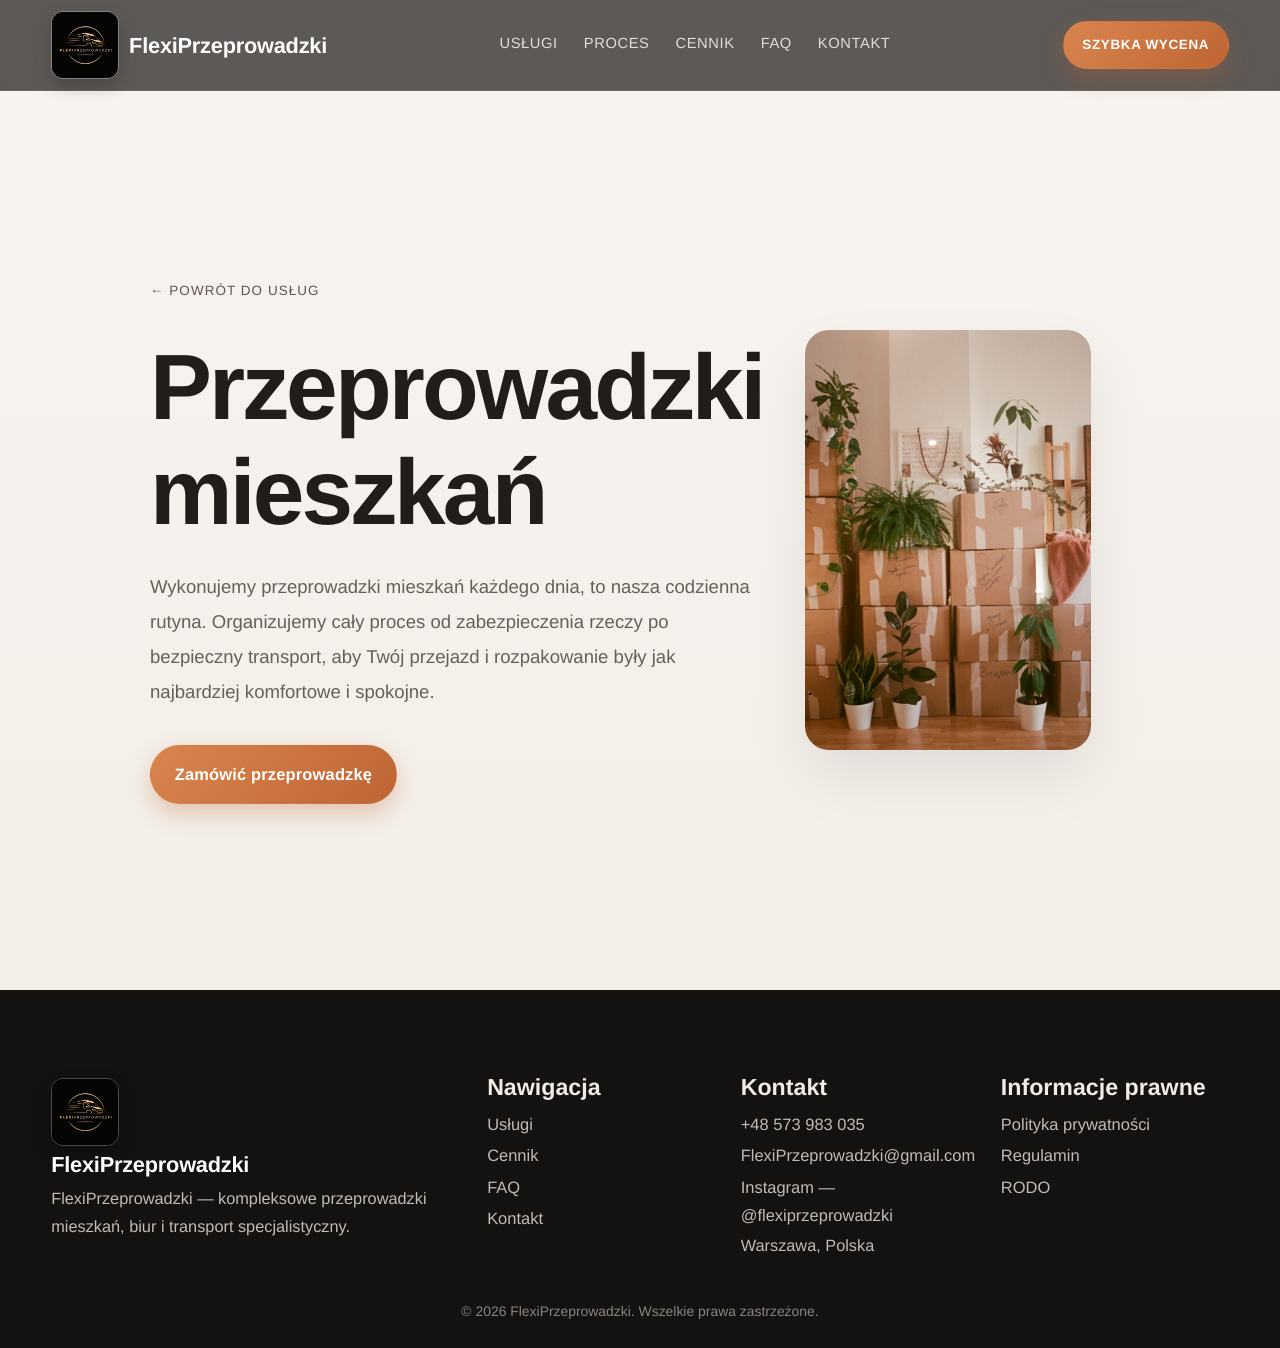
<file: services/apartment-moving.html>
<!doctype html>
<html lang="pl">
  <head>
    <meta charset="UTF-8" />
    <meta name="viewport" content="width=device-width, initial-scale=1.0" />
    <title>Przeprowadzki mieszkań | FlexiPrzeprowadzki</title>
    <meta
      name="description"
      content="Szczegóły usługi przeprowadzki mieszkań: codzienna realizacja, bezpieczny transport i komfortowy przebieg relokacji."
    />
    <link rel="stylesheet" href="../styles.css?v=2" />
  </head>
  <body class="service-page">
    <header class="site-header">
      <div class="container nav">
        <a href="../index.html#hero" class="brand">
          <img src="../img/logo.jpg" alt="FlexiPrzeprowadzki logo" class="brand-logo" />
          <span class="brand-text">FlexiPrzeprowadzki</span>
        </a>
        <nav id="site-nav" class="main-nav" aria-label="Główna nawigacja">
          <a href="../index.html#services">Usługi</a>
          <a href="../index.html#process">Proces</a>
          <a href="../index.html#pricing">Cennik</a>
          <a href="../index.html#faq">FAQ</a>
          <a href="../index.html#contact">Kontakt</a>
        </nav>
        <button class="menu-toggle" type="button" aria-label="Otwórz menu" aria-controls="site-nav" aria-expanded="false">
          <span></span>
          <span></span>
          <span></span>
        </button>
        <a href="../index.html#contact" class="btn btn-small">Szybka wycena</a>
      </div>
    </header>
    <main class="service-detail">
      <div class="service-detail-wrap">
        <div class="service-detail-grid">
          <section>
            <a class="service-back" href="../index.html#services">&larr; Powrót do usług</a>
            <h1 class="service-title">Przeprowadzki mieszkań</h1>
            <p class="service-description">
              Wykonujemy przeprowadzki mieszkań każdego dnia, to nasza codzienna rutyna.
              Organizujemy cały proces od zabezpieczenia rzeczy po bezpieczny transport, aby Twój
              przejazd i rozpakowanie były jak najbardziej komfortowe i spokojne.
            </p>
            <a class="btn service-call-btn" href="tel:+48573983035">Zamówić przeprowadzkę</a>
          </section>
          <figure class="service-media">
            <img
              src="../img/0main.jpg"
              alt="Przeprowadzka mieszkania"
            />
          </figure>
        </div>
      </div>
    </main>

    <footer class="site-footer">
      <div class="container footer-grid">
        <div>
          <a href="../index.html#hero" class="brand">
            <img src="../img/logo.jpg" alt="FlexiPrzeprowadzki logo" class="brand-logo" />
            <span class="brand-text">FlexiPrzeprowadzki</span>
          </a>
          <p>FlexiPrzeprowadzki — kompleksowe przeprowadzki mieszkań, biur i transport specjalistyczny.</p>
        </div>
        <div>
          <h3>Nawigacja</h3>
          <a href="../index.html#services">Usługi</a>
          <a href="../index.html#pricing">Cennik</a>
          <a href="../index.html#faq">FAQ</a>
          <a href="../index.html#contact">Kontakt</a>
        </div>
        <div>
          <h3>Kontakt</h3>
          <a href="tel:+48573983035">+48 573 983 035</a>
          <a href="mailto:FlexiPrzeprowadzki@gmail.com">FlexiPrzeprowadzki@gmail.com</a>
          <a
            href="https://www.instagram.com/flexiprzeprowadzki?igsh=MTYwcGNwbzNiZDE2aw%3D%3D&amp;utm_source=qr"
            target="_blank"
            rel="noopener noreferrer"
            >Instagram — @flexiprzeprowadzki</a
          >
          <p>Warszawa, Polska</p>
        </div>
        <div>
          <h3>Informacje prawne</h3>
          <a href="#">Polityka prywatności</a>
          <a href="#">Regulamin</a>
          <a href="#">RODO</a>
        </div>
      </div>
      <p class="copyright">© 2026 FlexiPrzeprowadzki. Wszelkie prawa zastrzeżone.</p>
    </footer>
    <script>
      const menuButton = document.querySelector(".menu-toggle");
      const mainNav = document.querySelector("#site-nav");

      if (menuButton && mainNav) {
        menuButton.addEventListener("click", () => {
          const isOpen = mainNav.classList.toggle("is-open");
          menuButton.setAttribute("aria-expanded", String(isOpen));
          menuButton.setAttribute("aria-label", isOpen ? "Zamknij menu" : "Otwórz menu");
        });

        mainNav.querySelectorAll("a").forEach((link) => {
          link.addEventListener("click", () => {
            mainNav.classList.remove("is-open");
            menuButton.setAttribute("aria-expanded", "false");
            menuButton.setAttribute("aria-label", "Otwórz menu");
          });
        });
      }
    </script>
  </body>
</html>
</file>
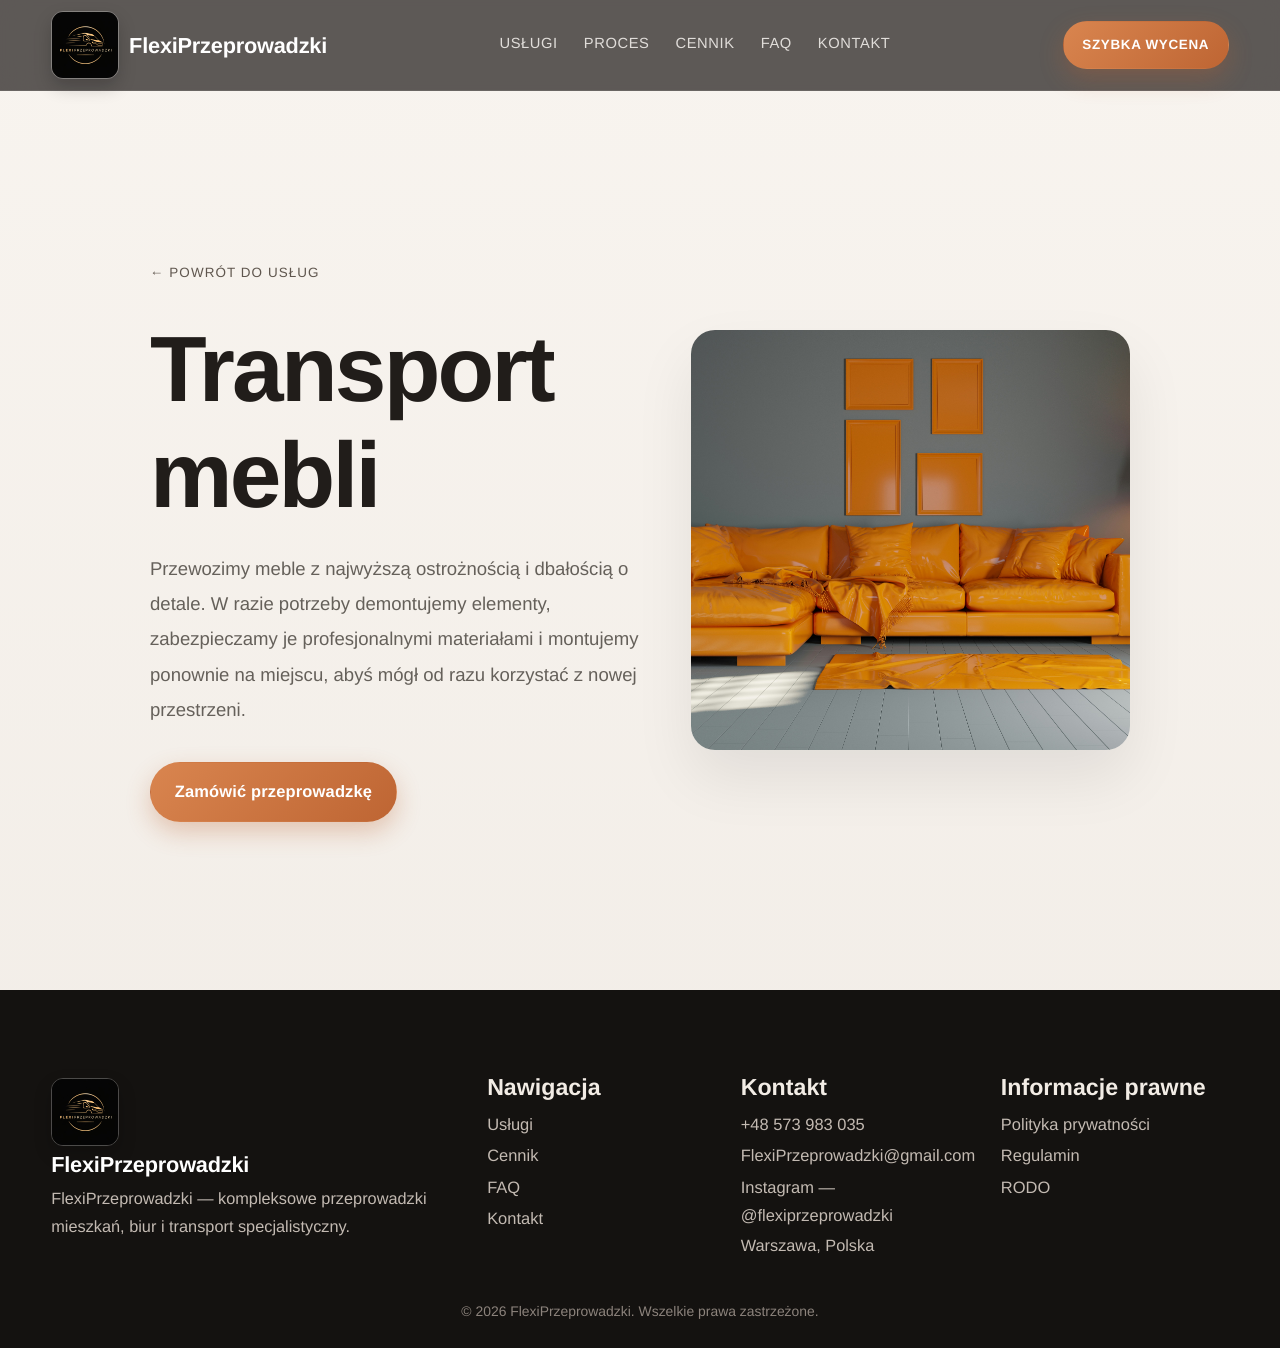
<file: services/furniture-transport.html>
<!doctype html>
<html lang="pl">
  <head>
    <meta charset="UTF-8" />
    <meta name="viewport" content="width=device-width, initial-scale=1.0" />
    <title>Transport mebli | FlexiPrzeprowadzki</title>
    <meta
      name="description"
      content="Szczegóły usługi transportu mebli: demontaż, profesjonalne zabezpieczenie i montaż w nowej lokalizacji."
    />
    <link rel="stylesheet" href="../styles.css?v=2" />
  </head>
  <body class="service-page">
    <header class="site-header">
      <div class="container nav">
        <a href="../index.html#hero" class="brand">
          <img src="../img/logo.jpg" alt="FlexiPrzeprowadzki logo" class="brand-logo" />
          <span class="brand-text">FlexiPrzeprowadzki</span>
        </a>
        <nav id="site-nav" class="main-nav" aria-label="Główna nawigacja">
          <a href="../index.html#services">Usługi</a>
          <a href="../index.html#process">Proces</a>
          <a href="../index.html#pricing">Cennik</a>
          <a href="../index.html#faq">FAQ</a>
          <a href="../index.html#contact">Kontakt</a>
        </nav>
        <button class="menu-toggle" type="button" aria-label="Otwórz menu" aria-controls="site-nav" aria-expanded="false">
          <span></span>
          <span></span>
          <span></span>
        </button>
        <a href="../index.html#contact" class="btn btn-small">Szybka wycena</a>
      </div>
    </header>
    <main class="service-detail">
      <div class="service-detail-wrap">
        <div class="service-detail-grid">
          <section>
            <a class="service-back" href="../index.html#services">&larr; Powrót do usług</a>
            <h1 class="service-title">Transport mebli</h1>
            <p class="service-description">
              Przewozimy meble z najwyższą ostrożnością i dbałością o detale. W razie potrzeby
              demontujemy elementy, zabezpieczamy je profesjonalnymi materiałami i montujemy
              ponownie na miejscu, abyś mógł od razu korzystać z nowej przestrzeni.
            </p>
            <a class="btn service-call-btn" href="tel:+48573983035">Zamówić przeprowadzkę</a>
          </section>
          <figure class="service-media">
            <img
              src="../img/furniture.jpg"
              alt="Transport mebli"
            />
          </figure>
        </div>
      </div>
    </main>

    <footer class="site-footer">
      <div class="container footer-grid">
        <div>
          <a href="../index.html#hero" class="brand">
            <img src="../img/logo.jpg" alt="FlexiPrzeprowadzki logo" class="brand-logo" />
            <span class="brand-text">FlexiPrzeprowadzki</span>
          </a>
          <p>FlexiPrzeprowadzki — kompleksowe przeprowadzki mieszkań, biur i transport specjalistyczny.</p>
        </div>
        <div>
          <h3>Nawigacja</h3>
          <a href="../index.html#services">Usługi</a>
          <a href="../index.html#pricing">Cennik</a>
          <a href="../index.html#faq">FAQ</a>
          <a href="../index.html#contact">Kontakt</a>
        </div>
        <div>
          <h3>Kontakt</h3>
          <a href="tel:+48573983035">+48 573 983 035</a>
          <a href="mailto:FlexiPrzeprowadzki@gmail.com">FlexiPrzeprowadzki@gmail.com</a>
          <a
            href="https://www.instagram.com/flexiprzeprowadzki?igsh=MTYwcGNwbzNiZDE2aw%3D%3D&amp;utm_source=qr"
            target="_blank"
            rel="noopener noreferrer"
            >Instagram — @flexiprzeprowadzki</a
          >
          <p>Warszawa, Polska</p>
        </div>
        <div>
          <h3>Informacje prawne</h3>
          <a href="#">Polityka prywatności</a>
          <a href="#">Regulamin</a>
          <a href="#">RODO</a>
        </div>
      </div>
      <p class="copyright">© 2026 FlexiPrzeprowadzki. Wszelkie prawa zastrzeżone.</p>
    </footer>
    <script>
      const menuButton = document.querySelector(".menu-toggle");
      const mainNav = document.querySelector("#site-nav");

      if (menuButton && mainNav) {
        menuButton.addEventListener("click", () => {
          const isOpen = mainNav.classList.toggle("is-open");
          menuButton.setAttribute("aria-expanded", String(isOpen));
          menuButton.setAttribute("aria-label", isOpen ? "Zamknij menu" : "Otwórz menu");
        });

        mainNav.querySelectorAll("a").forEach((link) => {
          link.addEventListener("click", () => {
            mainNav.classList.remove("is-open");
            menuButton.setAttribute("aria-expanded", "false");
            menuButton.setAttribute("aria-label", "Otwórz menu");
          });
        });
      }
    </script>
  </body>
</html>
</file>
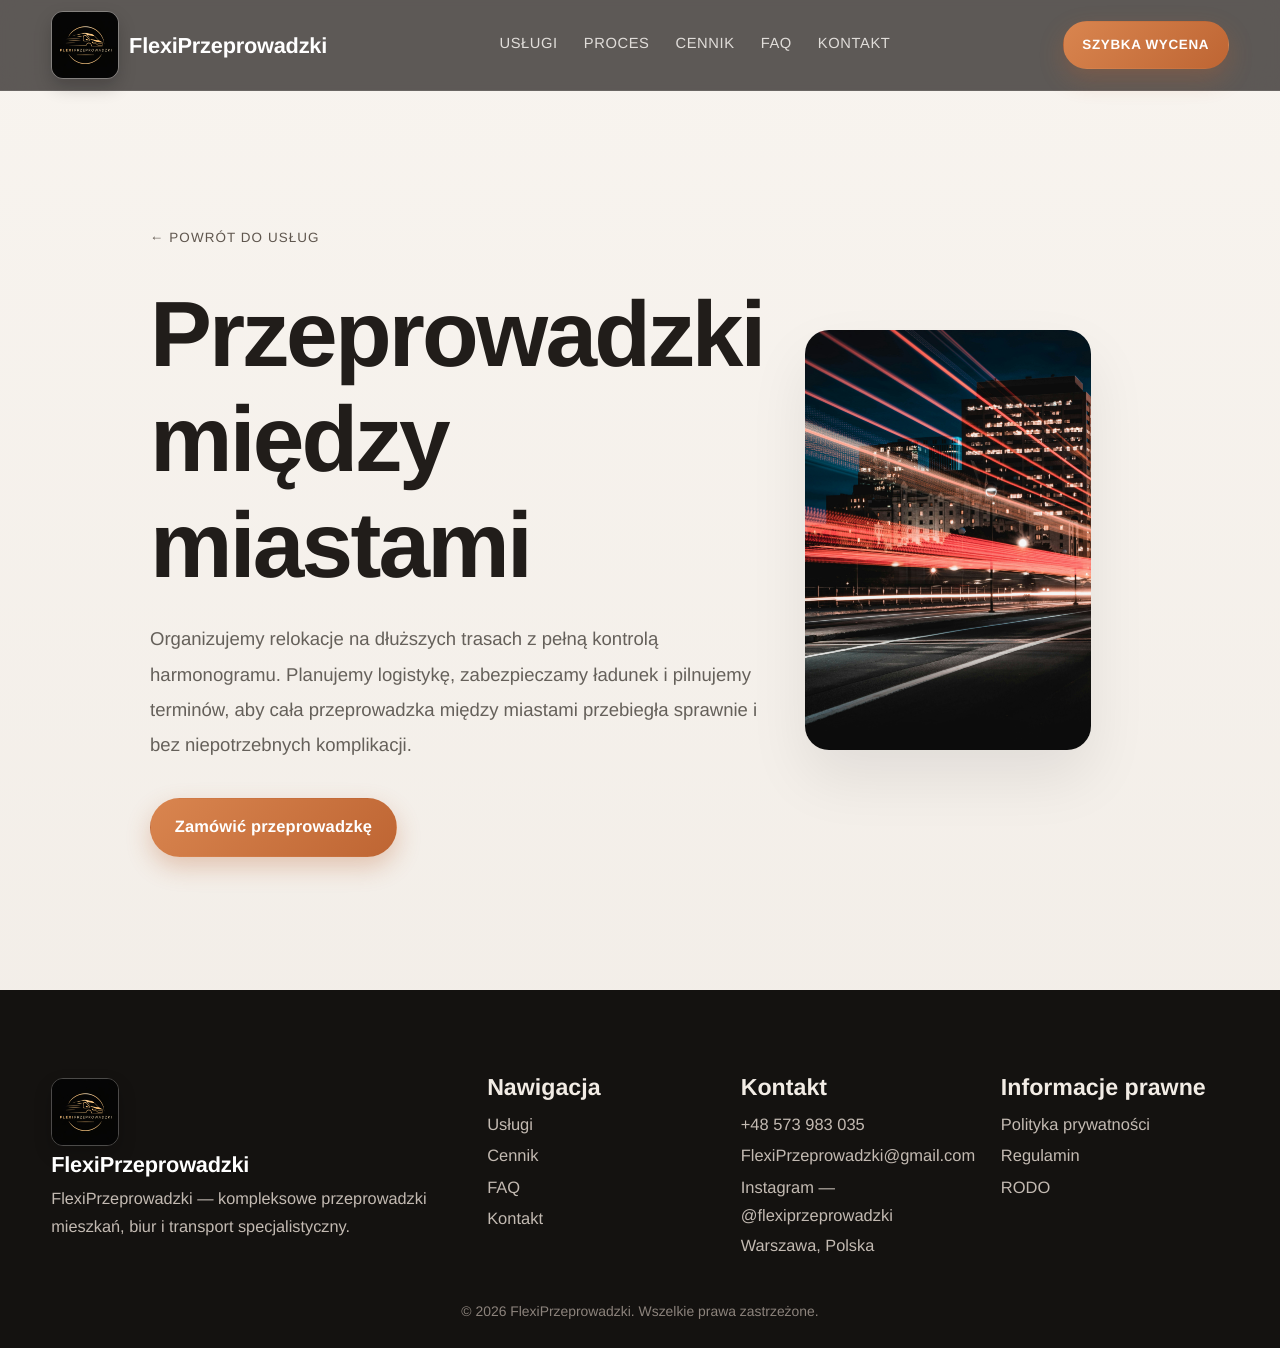
<file: services/long-distance-moving.html>
<!doctype html>
<html lang="pl">
  <head>
    <meta charset="UTF-8" />
    <meta name="viewport" content="width=device-width, initial-scale=1.0" />
    <title>Przeprowadzki między miastami | FlexiPrzeprowadzki</title>
    <meta
      name="description"
      content="Szczegóły usługi przeprowadzek między miastami: planowanie trasy, terminowa realizacja i bezpieczny transport."
    />
    <link rel="stylesheet" href="../styles.css?v=2" />
  </head>
  <body class="service-page">
    <header class="site-header">
      <div class="container nav">
        <a href="../index.html#hero" class="brand">
          <img src="../img/logo.jpg" alt="FlexiPrzeprowadzki logo" class="brand-logo" />
          <span class="brand-text">FlexiPrzeprowadzki</span>
        </a>
        <nav id="site-nav" class="main-nav" aria-label="Główna nawigacja">
          <a href="../index.html#services">Usługi</a>
          <a href="../index.html#process">Proces</a>
          <a href="../index.html#pricing">Cennik</a>
          <a href="../index.html#faq">FAQ</a>
          <a href="../index.html#contact">Kontakt</a>
        </nav>
        <button class="menu-toggle" type="button" aria-label="Otwórz menu" aria-controls="site-nav" aria-expanded="false">
          <span></span>
          <span></span>
          <span></span>
        </button>
        <a href="../index.html#contact" class="btn btn-small">Szybka wycena</a>
      </div>
    </header>
    <main class="service-detail">
      <div class="service-detail-wrap">
        <div class="service-detail-grid">
          <section>
            <a class="service-back" href="../index.html#services">&larr; Powrót do usług</a>
            <h1 class="service-title">Przeprowadzki między miastami</h1>
            <p class="service-description">
              Organizujemy relokacje na dłuższych trasach z pełną kontrolą harmonogramu. Planujemy
              logistykę, zabezpieczamy ładunek i pilnujemy terminów, aby cała przeprowadzka między
              miastami przebiegła sprawnie i bez niepotrzebnych komplikacji.
            </p>
            <a class="btn service-call-btn" href="tel:+48573983035">Zamówić przeprowadzkę</a>
          </section>
          <figure class="service-media">
            <img
              src="../img/transport.jpg"
              alt="Przeprowadzka między miastami"
            />
          </figure>
        </div>
      </div>
    </main>

    <footer class="site-footer">
      <div class="container footer-grid">
        <div>
          <a href="../index.html#hero" class="brand">
            <img src="../img/logo.jpg" alt="FlexiPrzeprowadzki logo" class="brand-logo" />
            <span class="brand-text">FlexiPrzeprowadzki</span>
          </a>
          <p>FlexiPrzeprowadzki — kompleksowe przeprowadzki mieszkań, biur i transport specjalistyczny.</p>
        </div>
        <div>
          <h3>Nawigacja</h3>
          <a href="../index.html#services">Usługi</a>
          <a href="../index.html#pricing">Cennik</a>
          <a href="../index.html#faq">FAQ</a>
          <a href="../index.html#contact">Kontakt</a>
        </div>
        <div>
          <h3>Kontakt</h3>
          <a href="tel:+48573983035">+48 573 983 035</a>
          <a href="mailto:FlexiPrzeprowadzki@gmail.com">FlexiPrzeprowadzki@gmail.com</a>
          <a
            href="https://www.instagram.com/flexiprzeprowadzki?igsh=MTYwcGNwbzNiZDE2aw%3D%3D&amp;utm_source=qr"
            target="_blank"
            rel="noopener noreferrer"
            >Instagram — @flexiprzeprowadzki</a
          >
          <p>Warszawa, Polska</p>
        </div>
        <div>
          <h3>Informacje prawne</h3>
          <a href="#">Polityka prywatności</a>
          <a href="#">Regulamin</a>
          <a href="#">RODO</a>
        </div>
      </div>
      <p class="copyright">© 2026 FlexiPrzeprowadzki. Wszelkie prawa zastrzeżone.</p>
    </footer>
    <script>
      const menuButton = document.querySelector(".menu-toggle");
      const mainNav = document.querySelector("#site-nav");

      if (menuButton && mainNav) {
        menuButton.addEventListener("click", () => {
          const isOpen = mainNav.classList.toggle("is-open");
          menuButton.setAttribute("aria-expanded", String(isOpen));
          menuButton.setAttribute("aria-label", isOpen ? "Zamknij menu" : "Otwórz menu");
        });

        mainNav.querySelectorAll("a").forEach((link) => {
          link.addEventListener("click", () => {
            mainNav.classList.remove("is-open");
            menuButton.setAttribute("aria-expanded", "false");
            menuButton.setAttribute("aria-label", "Otwórz menu");
          });
        });
      }
    </script>
  </body>
</html>
</file>
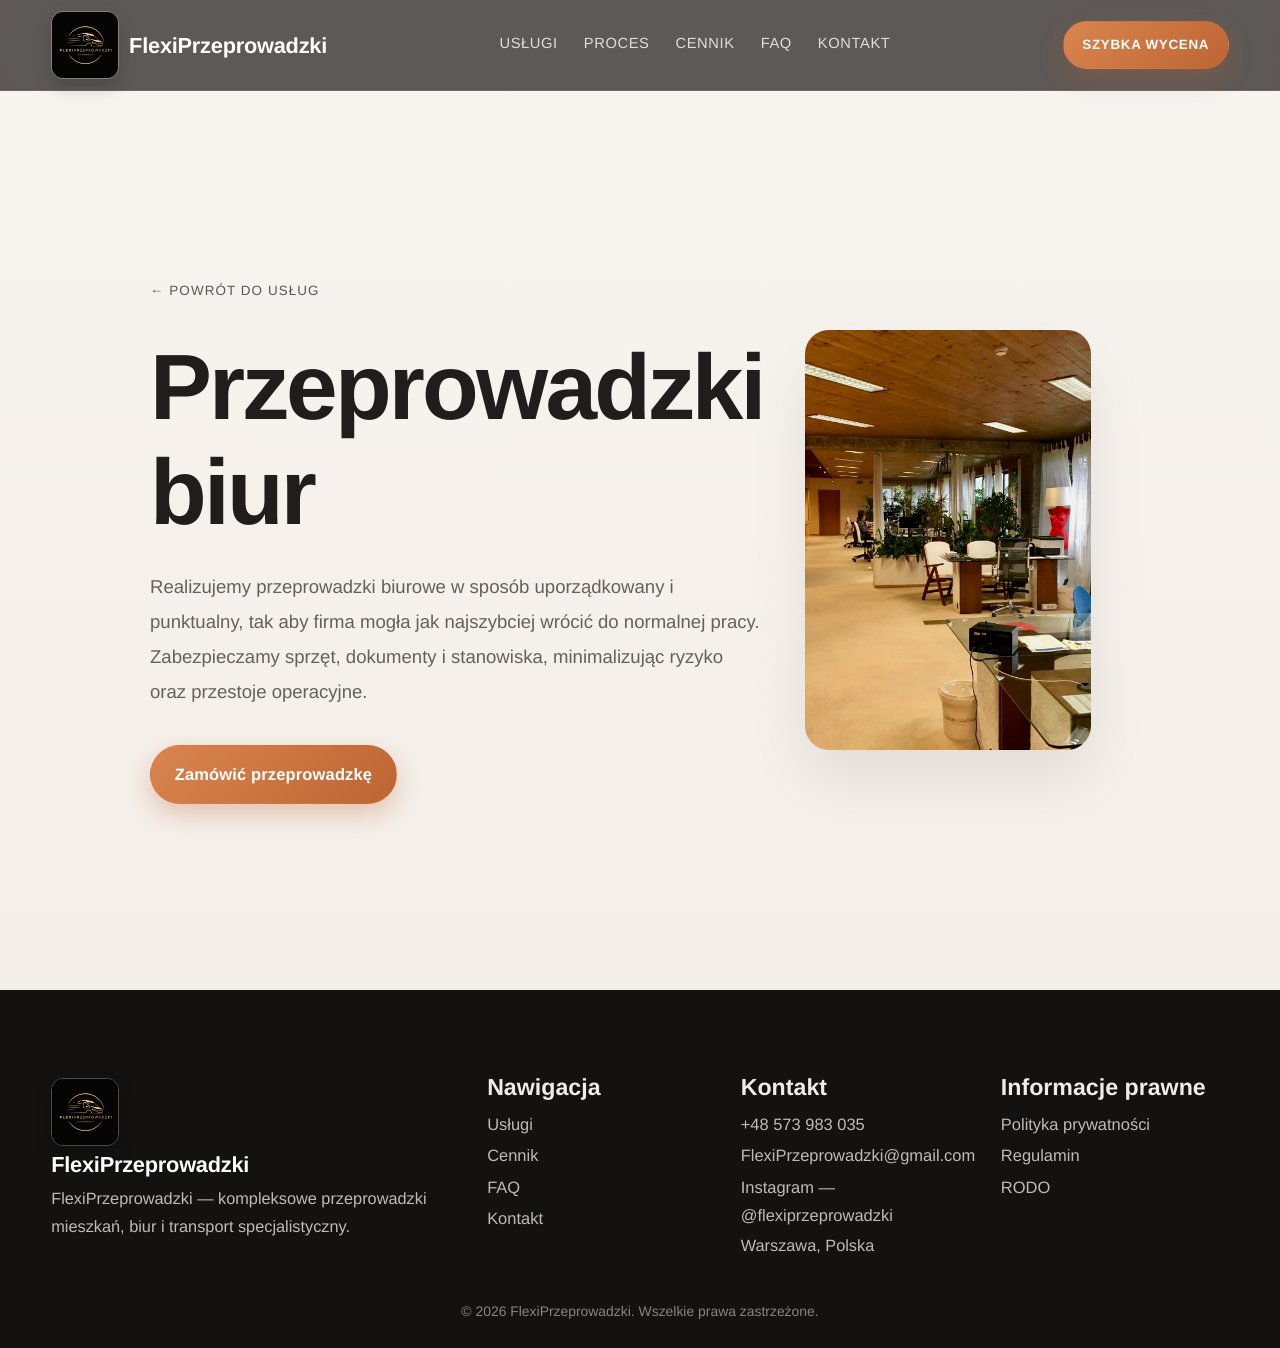
<file: services/office-moving.html>
<!doctype html>
<html lang="pl">
  <head>
    <meta charset="UTF-8" />
    <meta name="viewport" content="width=device-width, initial-scale=1.0" />
    <title>Przeprowadzki biur | FlexiPrzeprowadzki</title>
    <meta
      name="description"
      content="Szczegóły usługi przeprowadzki biur: szybka organizacja, minimalne przestoje i bezpieczny transport wyposażenia."
    />
    <link rel="stylesheet" href="../styles.css?v=2" />
  </head>
  <body class="service-page">
    <header class="site-header">
      <div class="container nav">
        <a href="../index.html#hero" class="brand">
          <img src="../img/logo.jpg" alt="FlexiPrzeprowadzki logo" class="brand-logo" />
          <span class="brand-text">FlexiPrzeprowadzki</span>
        </a>
        <nav id="site-nav" class="main-nav" aria-label="Główna nawigacja">
          <a href="../index.html#services">Usługi</a>
          <a href="../index.html#process">Proces</a>
          <a href="../index.html#pricing">Cennik</a>
          <a href="../index.html#faq">FAQ</a>
          <a href="../index.html#contact">Kontakt</a>
        </nav>
        <button class="menu-toggle" type="button" aria-label="Otwórz menu" aria-controls="site-nav" aria-expanded="false">
          <span></span>
          <span></span>
          <span></span>
        </button>
        <a href="../index.html#contact" class="btn btn-small">Szybka wycena</a>
      </div>
    </header>
    <main class="service-detail">
      <div class="service-detail-wrap">
        <div class="service-detail-grid">
          <section>
            <a class="service-back" href="../index.html#services">&larr; Powrót do usług</a>
            <h1 class="service-title">Przeprowadzki biur</h1>
            <p class="service-description">
              Realizujemy przeprowadzki biurowe w sposób uporządkowany i punktualny, tak aby firma
              mogła jak najszybciej wrócić do normalnej pracy. Zabezpieczamy sprzęt, dokumenty i
              stanowiska, minimalizując ryzyko oraz przestoje operacyjne.
            </p>
            <a class="btn service-call-btn" href="tel:+48573983035">Zamówić przeprowadzkę</a>
          </section>
          <figure class="service-media">
            <img
              src="../img/office.jpg"
              alt="Przeprowadzka biura"
            />
          </figure>
        </div>
      </div>
    </main>

    <footer class="site-footer">
      <div class="container footer-grid">
        <div>
          <a href="../index.html#hero" class="brand">
            <img src="../img/logo.jpg" alt="FlexiPrzeprowadzki logo" class="brand-logo" />
            <span class="brand-text">FlexiPrzeprowadzki</span>
          </a>
          <p>FlexiPrzeprowadzki — kompleksowe przeprowadzki mieszkań, biur i transport specjalistyczny.</p>
        </div>
        <div>
          <h3>Nawigacja</h3>
          <a href="../index.html#services">Usługi</a>
          <a href="../index.html#pricing">Cennik</a>
          <a href="../index.html#faq">FAQ</a>
          <a href="../index.html#contact">Kontakt</a>
        </div>
        <div>
          <h3>Kontakt</h3>
          <a href="tel:+48573983035">+48 573 983 035</a>
          <a href="mailto:FlexiPrzeprowadzki@gmail.com">FlexiPrzeprowadzki@gmail.com</a>
          <a
            href="https://www.instagram.com/flexiprzeprowadzki?igsh=MTYwcGNwbzNiZDE2aw%3D%3D&amp;utm_source=qr"
            target="_blank"
            rel="noopener noreferrer"
            >Instagram — @flexiprzeprowadzki</a
          >
          <p>Warszawa, Polska</p>
        </div>
        <div>
          <h3>Informacje prawne</h3>
          <a href="#">Polityka prywatności</a>
          <a href="#">Regulamin</a>
          <a href="#">RODO</a>
        </div>
      </div>
      <p class="copyright">© 2026 FlexiPrzeprowadzki. Wszelkie prawa zastrzeżone.</p>
    </footer>
    <script>
      const menuButton = document.querySelector(".menu-toggle");
      const mainNav = document.querySelector("#site-nav");

      if (menuButton && mainNav) {
        menuButton.addEventListener("click", () => {
          const isOpen = mainNav.classList.toggle("is-open");
          menuButton.setAttribute("aria-expanded", String(isOpen));
          menuButton.setAttribute("aria-label", isOpen ? "Zamknij menu" : "Otwórz menu");
        });

        mainNav.querySelectorAll("a").forEach((link) => {
          link.addEventListener("click", () => {
            mainNav.classList.remove("is-open");
            menuButton.setAttribute("aria-expanded", "false");
            menuButton.setAttribute("aria-label", "Otwórz menu");
          });
        });
      }
    </script>
  </body>
</html>
</file>
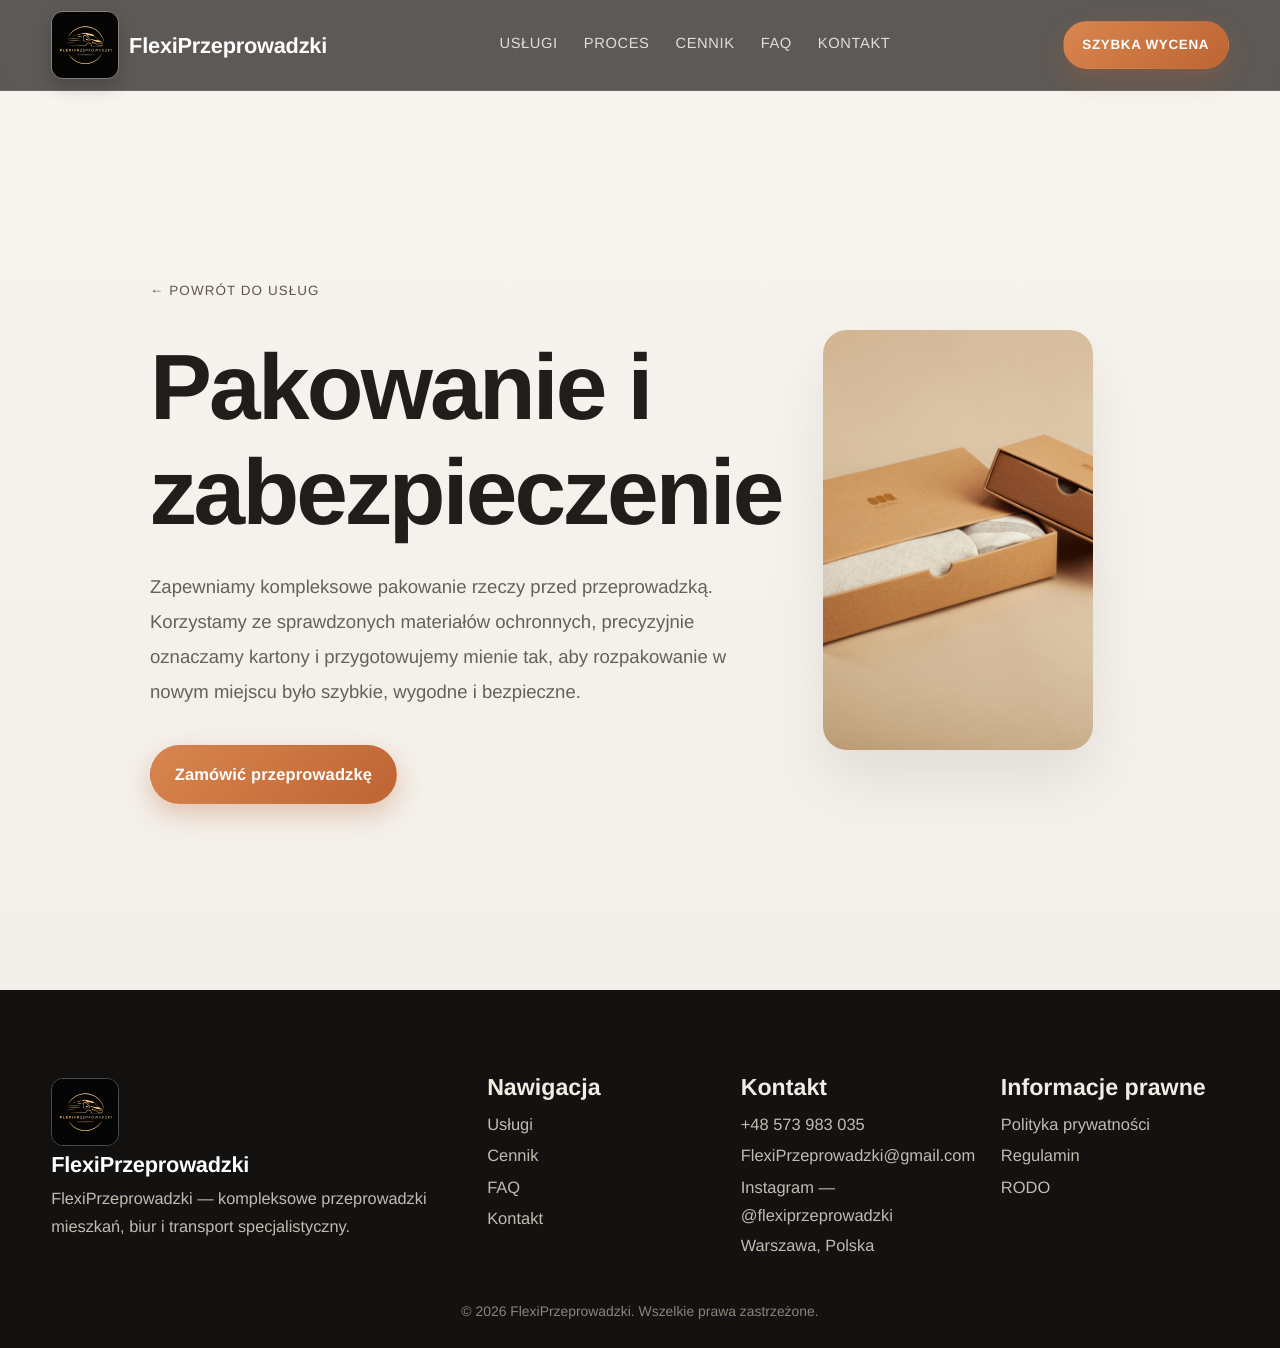
<file: services/packing-service.html>
<!doctype html>
<html lang="pl">
  <head>
    <meta charset="UTF-8" />
    <meta name="viewport" content="width=device-width, initial-scale=1.0" />
    <title>Pakowanie i zabezpieczenie | FlexiPrzeprowadzki</title>
    <meta
      name="description"
      content="Szczegóły usługi pakowania: profesjonalne materiały ochronne, etykietowanie i pełna organizacja rzeczy."
    />
    <link rel="stylesheet" href="../styles.css?v=2" />
  </head>
  <body class="service-page">
    <header class="site-header">
      <div class="container nav">
        <a href="../index.html#hero" class="brand">
          <img src="../img/logo.jpg" alt="FlexiPrzeprowadzki logo" class="brand-logo" />
          <span class="brand-text">FlexiPrzeprowadzki</span>
        </a>
        <nav id="site-nav" class="main-nav" aria-label="Główna nawigacja">
          <a href="../index.html#services">Usługi</a>
          <a href="../index.html#process">Proces</a>
          <a href="../index.html#pricing">Cennik</a>
          <a href="../index.html#faq">FAQ</a>
          <a href="../index.html#contact">Kontakt</a>
        </nav>
        <button class="menu-toggle" type="button" aria-label="Otwórz menu" aria-controls="site-nav" aria-expanded="false">
          <span></span>
          <span></span>
          <span></span>
        </button>
        <a href="../index.html#contact" class="btn btn-small">Szybka wycena</a>
      </div>
    </header>
    <main class="service-detail">
      <div class="service-detail-wrap">
        <div class="service-detail-grid">
          <section>
            <a class="service-back" href="../index.html#services">&larr; Powrót do usług</a>
            <h1 class="service-title">Pakowanie i zabezpieczenie</h1>
            <p class="service-description">
              Zapewniamy kompleksowe pakowanie rzeczy przed przeprowadzką. Korzystamy ze
              sprawdzonych materiałów ochronnych, precyzyjnie oznaczamy kartony i przygotowujemy
              mienie tak, aby rozpakowanie w nowym miejscu było szybkie, wygodne i bezpieczne.
            </p>
            <a class="btn service-call-btn" href="tel:+48573983035">Zamówić przeprowadzkę</a>
          </section>
          <figure class="service-media">
            <img
              src="../img/pack.jpg"
              alt="Pakowanie rzeczy do przeprowadzki"
            />
          </figure>
        </div>
      </div>
    </main>

    <footer class="site-footer">
      <div class="container footer-grid">
        <div>
          <a href="../index.html#hero" class="brand">
            <img src="../img/logo.jpg" alt="FlexiPrzeprowadzki logo" class="brand-logo" />
            <span class="brand-text">FlexiPrzeprowadzki</span>
          </a>
          <p>FlexiPrzeprowadzki — kompleksowe przeprowadzki mieszkań, biur i transport specjalistyczny.</p>
        </div>
        <div>
          <h3>Nawigacja</h3>
          <a href="../index.html#services">Usługi</a>
          <a href="../index.html#pricing">Cennik</a>
          <a href="../index.html#faq">FAQ</a>
          <a href="../index.html#contact">Kontakt</a>
        </div>
        <div>
          <h3>Kontakt</h3>
          <a href="tel:+48573983035">+48 573 983 035</a>
          <a href="mailto:FlexiPrzeprowadzki@gmail.com">FlexiPrzeprowadzki@gmail.com</a>
          <a
            href="https://www.instagram.com/flexiprzeprowadzki?igsh=MTYwcGNwbzNiZDE2aw%3D%3D&amp;utm_source=qr"
            target="_blank"
            rel="noopener noreferrer"
            >Instagram — @flexiprzeprowadzki</a
          >
          <p>Warszawa, Polska</p>
        </div>
        <div>
          <h3>Informacje prawne</h3>
          <a href="#">Polityka prywatności</a>
          <a href="#">Regulamin</a>
          <a href="#">RODO</a>
        </div>
      </div>
      <p class="copyright">© 2026 FlexiPrzeprowadzki. Wszelkie prawa zastrzeżone.</p>
    </footer>
    <script>
      const menuButton = document.querySelector(".menu-toggle");
      const mainNav = document.querySelector("#site-nav");

      if (menuButton && mainNav) {
        menuButton.addEventListener("click", () => {
          const isOpen = mainNav.classList.toggle("is-open");
          menuButton.setAttribute("aria-expanded", String(isOpen));
          menuButton.setAttribute("aria-label", isOpen ? "Zamknij menu" : "Otwórz menu");
        });

        mainNav.querySelectorAll("a").forEach((link) => {
          link.addEventListener("click", () => {
            mainNav.classList.remove("is-open");
            menuButton.setAttribute("aria-expanded", "false");
            menuButton.setAttribute("aria-label", "Otwórz menu");
          });
        });
      }
    </script>
  </body>
</html>
</file>
<file: styles.css>
:root {
  --bg: #f7f4f0;
  --surface: #ffffff;
  --surface-soft: #f0ece7;
  --text: #1f1c19;
  --muted: #65605a;
  --dark: #181513;
  --accent: #cf7541;
  --accent-strong: #b95f2e;
  --radius: 20px;
  --radius-soft: 14px;
  --shadow-soft: 0 28px 60px rgba(17, 13, 10, 0.08);
  --shadow-card: 0 16px 36px rgba(26, 20, 15, 0.08);
}

*,
*::before,
*::after {
  box-sizing: border-box;
}

html,
body {
  margin: 0;
  padding: 0;
  scroll-behavior: smooth;
}

body {
  font-family: Inter, "Segoe UI", Roboto, Arial, sans-serif;
  background: var(--bg);
  color: var(--text);
  line-height: 1.7;
  font-size: 1.03rem;
  text-rendering: geometricPrecision;
}

img {
  width: 100%;
  display: block;
  border-radius: var(--radius);
  object-fit: cover;
  transition: transform 0.7s cubic-bezier(0.16, 1, 0.3, 1), filter 0.7s ease;
}

a {
  text-decoration: none;
  color: inherit;
}

.container {
  width: min(1240px, 92vw);
  margin: 0 auto;
}

.site-header {
  position: fixed;
  top: 0;
  inset-inline: 0;
  z-index: 100;
  background: rgba(20, 16, 14, 0.68);
  backdrop-filter: blur(14px);
  border-bottom: 1px solid rgba(255, 255, 255, 0.08);
}

.nav {
  min-height: 90px;
  display: flex;
  align-items: center;
  justify-content: space-between;
  gap: 28px;
}

.brand {
  display: inline-flex;
  align-items: center;
  gap: 0.62rem;
  font-weight: 800;
  font-size: 1.36rem;
  color: #fff;
  letter-spacing: -0.01em;
}

.brand-logo {
  width: 68px;
 
  border-radius: 12px;
  object-fit: cover;
  border: 1px solid rgba(255, 255, 255, 0.24);
  box-shadow: 0 8px 18px rgba(0, 0, 0, 0.2);
}

.brand-text {
  display: inline-block;
  color: #fff;
}

.menu-toggle {
  display: none;
  width: 46px;
  height: 46px;
  border-radius: 12px;
  border: 1px solid rgba(255, 255, 255, 0.34);
  background: rgba(255, 255, 255, 0.08);
  align-items: center;
  justify-content: center;
  gap: 4px;
  flex-direction: column;
  padding: 0;
}

.menu-toggle span {
  width: 20px;
  height: 2px;
  border-radius: 999px;
  background: #f5efe9;
  transition: transform 0.32s ease, opacity 0.32s ease;
}

nav {
  display: flex;
  align-items: center;
  gap: 26px;
  color: #f2efeb;
}

nav a {
  font-size: 0.92rem;
  letter-spacing: 0.04em;
  text-transform: uppercase;
  opacity: 0.88;
  transition: opacity 0.35s ease, transform 0.35s ease;
}

nav a:hover {
  opacity: 1;
  transform: translateY(-1px);
}

.btn {
  display: inline-flex;
  align-items: center;
  justify-content: center;
  border-radius: 999px;
  border: 1px solid transparent;
  background: linear-gradient(135deg, #d9854f, #be6533);
  color: #fff;
  font-weight: 600;
  letter-spacing: 0.01em;
  padding: 0.92rem 1.48rem;
  box-shadow: 0 10px 24px rgba(185, 95, 46, 0.3);
  transition: transform 0.35s cubic-bezier(0.16, 1, 0.3, 1), box-shadow 0.35s ease,
    filter 0.35s ease, background 0.35s ease;
}

.btn:hover {
  background: linear-gradient(135deg, #df8f5b, #c06533);
  transform: translateY(-3px);
  box-shadow: 0 18px 34px rgba(185, 95, 46, 0.38);
  filter: saturate(1.08);
}

.btn-small {
  padding: 0.72rem 1.16rem;
  font-size: 0.84rem;
  text-transform: uppercase;
  letter-spacing: 0.05em;
}

.btn-ghost {
  background: rgba(255, 255, 255, 0.05);
  border-color: rgba(255, 255, 255, 0.5);
 

  box-shadow: none;
}

.btn-ghost:hover {
  border-color: #fff;
  background: rgba(255, 255, 255, 0.11);
}

.hero {
  min-height: 100vh;
  position: relative;
  display: grid;
  align-items: center;
  background: url("img/main.jpg")
  
    center / cover no-repeat;
  overflow: hidden;
  background-attachment: fixed;
}

.hero-overlay {
  position: absolute;
  inset: 0;
  background: linear-gradient(116deg, rgba(10, 8, 7, 0.9) 12%, rgba(10, 8, 7, 0.63) 47%, rgba(10, 8, 7, 0.28) 100%);
}

.hero::after {
  content: "";
  position: absolute;
  inset: auto -14% -32% auto;
  width: min(54vw, 760px);
  aspect-ratio: 1;
  border-radius: 50%;
  background: radial-gradient(circle, rgba(207, 117, 65, 0.25), rgba(207, 117, 65, 0));
  filter: blur(12px);
  pointer-events: none;
}

.hero-content {
  position: relative;
  z-index: 1;
  color: #fff;
  padding-top: 132px;
  padding-bottom: 64px;
}

.eyebrow {
  color: var(--accent);
  text-transform: uppercase;
  letter-spacing: 0.14em;
  font-size: 0.77rem;
  font-weight: 700;
  margin-bottom: 0.95rem;
}

h1,
h2,
h3 {
  margin: 0 0 0.9rem;
  line-height: 1.14;
}

h1 {
  max-width: 1020px;
  font-size: clamp(2.45rem, 7.8vw, 5.8rem);
  letter-spacing: -0.03em;
  text-wrap: balance;
}

h2 {
  font-size: clamp(2rem, 4.8vw, 3.9rem);
  letter-spacing: -0.026em;
  text-wrap: balance;
}

h3 {
  font-size: clamp(1.15rem, 2vw, 1.45rem);
}

.hero-sub {
  max-width: 760px;
  color: #ece5dd;
  font-size: clamp(1.06rem, 1.5vw, 1.25rem);
  line-height: 1.75;
}

.hero-cta {
  margin-top: 2.25rem;
  display: flex;
  flex-wrap: wrap;
  gap: 1rem;
}

.trust-badges {
  margin-top: 1.95rem;
  display: flex;
  flex-wrap: wrap;
  gap: 0.85rem;
}

.trust-badges span {
  border: 1px solid rgba(255, 255, 255, 0.2);
  border-radius: 999px;
  background: rgba(255, 255, 255, 0.05);
  padding: 0.42rem 0.92rem;
  font-size: 0.77rem;
  letter-spacing: 0.05em;
  text-transform: uppercase;
}

.hero-stats {
  margin-top: 2.7rem;
  display: grid;
  grid-template-columns: repeat(4, minmax(0, 1fr));
  gap: 0;
  max-width: 1000px;
  border-radius: 22px;
  background: linear-gradient(
    135deg,
    rgba(255, 255, 255, 0.18),
    rgba(255, 255, 255, 0.08)
  );
  border: 1px solid rgba(255, 255, 255, 0.24);
  backdrop-filter: blur(16px);
  box-shadow: 0 26px 56px rgba(8, 6, 5, 0.3);
  overflow: hidden;
}

.hero-stats article {
  padding: 1.18rem 1.22rem 1.1rem;
  border-right: 1px solid rgba(255, 255, 255, 0.22);
}

.hero-stats article:last-child {
  border-right: 0;
}

.hero-stats h3 {
  color: #fff4ec;
  font-size: 1.62rem;
  margin-bottom: 0.2rem;
}

.hero-stats p {
  margin: 0;
  font-size: 0.86rem;
  color: #f1e9e1;
  line-height: 1.5;
}

.section {
  padding: 126px 0;
}

.parallax-section {
  position: relative;
  background-image: linear-gradient(
      180deg,
      rgba(244, 237, 229, 0.92),
      rgba(244, 237, 229, 0.9)
    ),
    var(--parallax-image);
  background-size: cover;
  background-position: center;
  background-attachment: fixed;
  overflow: hidden;
}

.parallax-section > .container {
  position: relative;
  z-index: 2;
}

.parallax-section::before,
.parallax-section::after {
  content: "";
  position: absolute;
  left: 0;
  right: 0;
  height: 58px;
  pointer-events: none;
  z-index: 1;
}

.parallax-section::before {
  top: 0;
  background: linear-gradient(180deg, var(--bg), rgba(247, 244, 240, 0));
}

.parallax-section::after {
  bottom: 0;
  background: linear-gradient(0deg, var(--bg), rgba(247, 244, 240, 0));
}

.parallax-quality {
  --parallax-image: url("img/truck.png");
}

.parallax-faq {
  --parallax-image: url("img/packprocess.jpg");
}

.parallax-blog {
  --parallax-image: url("img/transportprocess.jpg");
}

.parallax-contact {
  --parallax-image: url("img/unboxing.jpg");
}

.section-head {
  max-width: 880px;
  margin-bottom: 3.2rem;
}

.section-head p {
  max-width: 62ch;
}

p {
  margin: 0 0 1.05rem;
  color: var(--muted);
  font-size: 1.02rem;
}

.benefit-grid,
.service-grid,
.process-grid,
.pricing-grid,
.testimonial-grid,
.blog-grid {
  display: grid;
  gap: 1.4rem;
}

.benefit-grid {
  grid-template-columns: repeat(4, minmax(0, 1fr));
  gap: 2.1rem 1.6rem;
}

.card {
  background: transparent;
  padding: 0 1.2rem 0 0;
  border-radius: 0;
  box-shadow: none;
  border-right: 1px solid rgba(40, 34, 29, 0.12);
  transition: transform 0.35s cubic-bezier(0.16, 1, 0.3, 1);
}

.card:hover {
  transform: translateY(-5px);
}

.benefit-grid .card:last-child {
  border-right: 0;
}

.card p {
  margin: 0;
  color: var(--muted);
  max-width: 30ch;
}

.services {
  background: var(--surface-soft);
  position: relative;
}

.services::before {
  content: "";
  position: absolute;
  left: 0;
  top: 16%;
  width: 34vw;
  height: 42%;
  background: linear-gradient(120deg, rgba(207, 117, 65, 0.1), rgba(207, 117, 65, 0));
  pointer-events: none;
}

.service-grid {
  grid-template-columns: repeat(3, minmax(0, 1fr));
  gap: 1.9rem 1.35rem;
}

.service-card {
  background: var(--surface);
  border-radius: 22px;
  box-shadow: var(--shadow-card);
  overflow: hidden;
  transition: transform 0.45s cubic-bezier(0.16, 1, 0.3, 1), box-shadow 0.45s ease;
  position: relative;
}

.service-card-link {
  display: block;
  height: 100%;
}

.service-card:hover {
  transform: translateY(-8px);
  box-shadow: 0 24px 48px rgba(21, 17, 14, 0.13);
}

.service-card:hover img {
  transform: scale(1.04);
  filter: saturate(1.08);
}

.service-card img {
  height: 250px;
  border-radius: 0;
}

.service-card div {
  padding: 1.18rem 1.3rem 1.35rem;
}

.service-card p {
  margin: 0;
  color: var(--muted);
}

.service-card-cta {
  display: inline-block;
  margin-top: 0.9rem;
  color: var(--accent-strong);
  font-size: 0.82rem;
  text-transform: uppercase;
  letter-spacing: 0.07em;
  font-weight: 700;
  transition: letter-spacing 0.28s ease, color 0.28s ease;
}

.service-card:hover .service-card-cta {
  letter-spacing: 0.1em;
  color: var(--accent);
}

.split {
  display: grid;
  grid-template-columns: 1.05fr 0.95fr;
  gap: 3.8rem;
  align-items: center;
}

ul {
  padding-left: 1.1rem;
}

li {
  margin-bottom: 0.58rem;
}

.process {
  background: linear-gradient(180deg, #f8f5f1, #f0ebe6);
}

.process-grid {
  grid-template-columns: repeat(4, minmax(0, 1fr));
  gap: 1.35rem;
  position: relative;
  align-items: start;
  padding-top: 1rem;
}

.process-grid::before {
  content: "";
  position: absolute;
  left: 4%;
  right: 4%;
  top: 50%;
  height: 2px;
  background: linear-gradient(90deg, rgba(207, 117, 65, 0.18), rgba(207, 117, 65, 0.55), rgba(207, 117, 65, 0.18));
  border-radius: 999px;
  z-index: 0;
}

.process-grid article {
  background: linear-gradient(180deg, #fff, #fbf6ef);
  border-radius: 28px;
  border: 1px solid rgba(207, 117, 65, 0.17);
  padding: 1.3rem 1.12rem 1.2rem;
  box-shadow: var(--shadow-card);
  position: relative;
  z-index: 1;
  display: grid;
  gap: 0.9rem;
  overflow: hidden;
  transition: transform 0.45s cubic-bezier(0.16, 1, 0.3, 1), box-shadow 0.4s ease;
}

.process-grid article::before {
  content: "0" counter(step);
  position: absolute;
  right: 0.7rem;
  top: 0.35rem;
  font-size: clamp(2.8rem, 4.6vw, 4.6rem);
  font-weight: 800;
  line-height: 1;
  color: rgba(207, 117, 65, 0.1);
  pointer-events: none;
}

.process-grid article:nth-child(1) {
  transform: translateY(20px);
  min-height: 360px;
}

.process-grid article:nth-child(2) {
  transform: translateY(-24px);
  min-height: 420px;
}

.process-grid article:nth-child(3) {
  transform: translateY(52px);
  min-height: 430px;
  background: linear-gradient(165deg, #211b17, #171310);
  color: #f7efe7;
  box-shadow: 0 28px 54px rgba(21, 16, 13, 0.42);
}

.process-grid article:nth-child(4) {
  transform: translateY(-12px);
  min-height: 420px;
}

.process-grid article:nth-child(1)::before {
  content: "01";
}

.process-grid article:nth-child(2)::before {
  content: "02";
}

.process-grid article:nth-child(3)::before {
  content: "03";
  color: rgba(255, 187, 142, 0.15);
}

.process-grid article:nth-child(4)::before {
  content: "04";
}

.process-grid article:hover {
  transform: translateY(-14px);
  box-shadow: 0 24px 46px rgba(23, 18, 14, 0.18);
}

.process-grid article:nth-child(3):hover {
  transform: translateY(36px);
  box-shadow: 0 34px 58px rgba(13, 10, 8, 0.5);
}

.process-grid article img {
  width: 100%;
  aspect-ratio: 4/3;
  object-fit: cover;
  border-radius: 20px;
  transition: transform 0.48s cubic-bezier(0.16, 1, 0.3, 1);
}

.process-grid article:hover img {
  transform: scale(1.05);
}

.process-grid article h3,
.process-grid article p,
.process-grid span {
  position: relative;
  z-index: 1;
}

.process-grid article:nth-child(3) h3,
.process-grid article:nth-child(3) p {
  color: #f7efe7;
}

.process-grid article:nth-child(3) p {
  color: #e4d9ce;
}

.process-grid span {
  color: var(--accent);
  font-weight: 800;
  font-size: 0.95rem;
  letter-spacing: 0.08em;
  text-transform: uppercase;
  display: inline-flex;
  align-items: center;
  justify-content: center;
  margin-bottom: 0.65rem;
  width: 44px;
  height: 44px;
  border-radius: 999px;
  background: #fff;
  border: 1px solid rgba(207, 117, 65, 0.3);
  box-shadow: 0 6px 14px rgba(207, 117, 65, 0.16);
}

.process-grid article:nth-child(3) span {
  color: #1f1a17;
  background: #ffbb8e;
  border-color: rgba(255, 187, 142, 0.42);
  box-shadow: 0 10px 20px rgba(255, 187, 142, 0.34);
}

.safety {
  background: var(--dark);
  color: #f6f1ea;
  position: relative;
}

.safety::before {
  content: "";
  position: absolute;
  inset: 0;
  background: radial-gradient(circle at 22% 22%, rgba(207, 117, 65, 0.23), rgba(207, 117, 65, 0));
  pointer-events: none;
}

.safety .eyebrow {
  color: #ffb689;
}

.safety ul {
  color: #e8e0d8;
}

.safety .split {
  grid-template-columns: 0.92fr 1.08fr;
}

.safety img {
  min-height: 480px;
  object-position: center;
  box-shadow: 0 28px 56px rgba(0, 0, 0, 0.28);
}

.pricing-grid {
  grid-template-columns: 0.95fr 1.15fr 0.95fr;
  gap: 1.2rem;
}

.price-card {
  display: flex;
  flex-direction: column;
  background: linear-gradient(180deg, #fefdfb, #f8f4ef);
  border-radius: 22px;
  box-shadow: var(--shadow-card);
  border: 1px solid rgba(207, 117, 65, 0.18);
  padding: 1.9rem 1.6rem;
  transition: transform 0.35s cubic-bezier(0.16, 1, 0.3, 1), box-shadow 0.35s ease;
}

.price-card ul {
  flex: 1 1 auto;
  margin: 0;
}

.btn-price-cta {
  width: 100%;
  margin-top: 1.35rem;
  text-align: center;
}

.pricing-hourly {
  margin-top: 3rem;
  padding: 2rem 1.75rem;
  background: linear-gradient(180deg, #fefdfb, #f8f4ef);
  border-radius: 22px;
  border: 1px solid rgba(207, 117, 65, 0.18);
  box-shadow: var(--shadow-card);
}

.pricing-hourly-title {
  margin: 0 0 1.25rem;
  font-size: clamp(1.12rem, 2.5vw, 1.35rem);
  font-weight: 750;
  letter-spacing: -0.02em;
  color: #201b17;
  line-height: 1.35;
}

.rate-table-wrap {
  overflow-x: auto;
  border-radius: 14px;
  border: 1px solid rgba(35, 29, 24, 0.1);
}

.rate-table {
  width: 100%;
  min-width: 520px;
  border-collapse: collapse;
  font-size: 0.98rem;
}

.rate-table th,
.rate-table td {
  padding: 0.85rem 1rem;
  text-align: left;
  border-bottom: 1px solid rgba(42, 35, 30, 0.1);
  vertical-align: top;
}

.rate-table tbody tr:last-child td {
  border-bottom: 0;
}

.rate-table th {
  font-size: 0.78rem;
  text-transform: uppercase;
  letter-spacing: 0.06em;
  color: var(--muted);
  background: rgba(207, 117, 65, 0.07);
}

.rate-table td:last-child {
  font-weight: 650;
  color: #2c2621;
  white-space: nowrap;
}

.rate-table-note {
  margin: 1rem 0 1.35rem;
  font-size: 0.92rem;
  color: var(--muted);
  line-height: 1.65;
}

.price-card:hover {
  transform: translateY(-6px);
  box-shadow: 0 22px 44px rgba(22, 17, 13, 0.13);
}

.price {
  font-size: 2.3rem;
  font-weight: 800;
  letter-spacing: -0.02em;
  color: #201b17;
}

.featured {
  background: linear-gradient(155deg, #1f1a17, #141211);
  color: #f9f4ef;
  transform: translateY(-14px) scale(1.03);
  border-color: rgba(255, 191, 145, 0.45);
  box-shadow: 0 28px 54px rgba(13, 10, 8, 0.42);
}

.featured .price {
  color: #ffbb8e;
}

.tag {
  display: inline-block;
  background: rgba(255, 173, 125, 0.2);
  border: 1px solid rgba(255, 173, 125, 0.4);
  border-radius: 999px;
  padding: 0.24rem 0.72rem;
  font-size: 0.72rem;
  margin-bottom: 0.9rem;
  letter-spacing: 0.05em;
  text-transform: uppercase;
}

.testimonials {
  background: var(--surface-soft);
}

.testimonial-grid {
  grid-template-columns: repeat(3, minmax(0, 1fr));
  gap: 2.2rem 1.4rem;
}

.testimonial-grid article {
  background: linear-gradient(180deg, #fff, #f9f3ec);
  border-radius: 20px;
  padding: 1.25rem 1.2rem 1.15rem;
  box-shadow: var(--shadow-card);
  border: 1px solid rgba(207, 117, 65, 0.16);
  display: grid;
  gap: 0.55rem;
  transition: transform 0.32s ease, box-shadow 0.32s ease;
}

.testimonial-grid article:hover {
  transform: translateY(-5px);
  box-shadow: 0 22px 40px rgba(20, 16, 12, 0.14);
}

.review-head {
  display: flex;
  align-items: center;
  justify-content: space-between;
  gap: 0.8rem;
}

.review-author {
  margin: 0;
  color: #1f1b18;
  font-weight: 700;
  font-size: 0.96rem;
}

.review-source {
  margin: 0;
  color: #3975ea;
  font-size: 0.78rem;
  font-weight: 700;
  letter-spacing: 0.03em;
  text-transform: uppercase;
}

.review-stars {
  margin: 0;
  color: #f7a400;
  letter-spacing: 0.12em;
  font-size: 0.98rem;
  font-weight: 800;
}

.testimonial-grid p {
  font-size: 1rem;
  color: #2c2621;
  line-height: 1.68;
}

.testimonial-grid h3 {
  margin: 0;
  color: var(--muted);
  font-size: 0.8rem;
  letter-spacing: 0.04em;
  text-transform: uppercase;
}

.faq-list {
  display: grid;
  gap: 0.75rem;
}

details {
  background: rgba(255, 255, 255, 0.65);
  border-radius: var(--radius-soft);
  border: 1px solid rgba(35, 29, 24, 0.12);
  box-shadow: none;
  padding: 1.02rem 1.12rem;
  transition: background 0.28s ease, transform 0.28s ease;
}

details:hover {
  transform: translateY(-2px);
  background: #fff;
}

summary {
  cursor: pointer;
  font-weight: 680;
}

details p {
  margin: 0.65rem 0 0;
  color: var(--muted);
}

.blog-grid {
  grid-template-columns: repeat(3, minmax(0, 1fr));
  gap: 2rem 1.35rem;
}

.blog-card {
  background: transparent;
  border-radius: 0;
  box-shadow: none;
  border-top: 1px solid rgba(44, 36, 30, 0.17);
  padding: 1.15rem 0 0;
  transition: transform 0.32s ease;
}

.blog-card:hover {
  transform: translateY(-4px);
}

.blog-card p {
  color: var(--muted);
}

.blog-card a {
  color: var(--accent-strong);
  font-weight: 700;
  display: inline-block;
  margin-top: 0.2rem;
  transition: letter-spacing 0.28s ease;
}

.blog-card:hover a {
  letter-spacing: 0.02em;
}

.contact {
  background-color: var(--surface-soft);
}

.contact-wrap {
  align-items: start;
}

.contact-form {
  background: #fff;
  border-radius: 22px;
  box-shadow: var(--shadow-soft);
  padding: 1.55rem;
  display: grid;
  gap: 0.9rem;
}

.contact-form.quote-form {
  padding: 0;
  background: transparent;
  box-shadow: none;
  display: flex;
  flex-direction: column;
  gap: 1rem;
}

.form-card {
  background: #fff;
  border-radius: 22px;
  box-shadow: var(--shadow-soft);
  border: 1px solid rgba(35, 29, 24, 0.08);
  padding: 1.35rem 1.4rem;
}

.form-section-title {
  margin: 0 0 1.1rem;
  padding-bottom: 0.75rem;
  border-bottom: 1px solid rgba(42, 35, 30, 0.12);
  font-size: 1.02rem;
  font-weight: 750;
  color: #201b17;
  letter-spacing: -0.01em;
}

.form-fields {
  display: grid;
  gap: 0.9rem;
}

.form-fields-split {
  grid-template-columns: 1fr 1fr;
  gap: 1rem;
}

.form-field-block {
  display: grid;
  gap: 0.55rem;
}

.form-field-block-spaced {
  margin-top: 1rem;
  padding-top: 1rem;
  border-top: 1px solid rgba(42, 35, 30, 0.08);
}

.form-field-label {
  font-size: 0.86rem;
  font-weight: 600;
  letter-spacing: 0.03em;
  text-transform: uppercase;
  color: var(--text);
}

.label-block {
  display: grid;
  gap: 0.35rem;
  font-size: 0.86rem;
  font-weight: 600;
  letter-spacing: 0.03em;
  text-transform: uppercase;
}

.field-radio-group {
  display: flex;
  flex-wrap: wrap;
  gap: 0.65rem;
}

.field-radio-group-wrap {
  gap: 0.55rem;
}

.field-radio {
  display: inline-flex;
  align-items: center;
  gap: 0.65rem;
  padding: 0.72rem 1rem;
  min-height: 48px;
  border-radius: 14px;
  border: 1px solid #dbd2ca;
  background: #fff;
  cursor: pointer;
  font-size: 0.95rem;
  font-weight: 600;
  text-transform: none;
  letter-spacing: normal;
  transition: border-color 0.25s ease, box-shadow 0.25s ease, background 0.25s ease;
}

.field-radio:hover {
  border-color: #cfc4ba;
}

.field-radio:has(:checked) {
  border-color: #f2bf9f;
  box-shadow: 0 0 0 3px rgba(239, 198, 172, 0.35);
  background: #fffdfb;
}

.field-radio input[type="radio"] {
  width: 1.15rem;
  height: 1.15rem;
  margin: 0;
  accent-color: var(--accent-strong);
}

.field-checkbox-group {
  display: grid;
  gap: 0.55rem;
}

.field-checkbox {
  display: flex;
  align-items: center;
  gap: 0.75rem;
  padding: 0.72rem 1rem;
  min-height: 52px;
  border-radius: 14px;
  border: 1px solid #dbd2ca;
  background: #faf8f5;
  cursor: pointer;
  font-size: 0.95rem;
  font-weight: 600;
  text-transform: none;
  letter-spacing: normal;
  transition: border-color 0.25s ease, box-shadow 0.25s ease, background 0.25s ease;
}

.field-checkbox:hover {
  border-color: #cfc4ba;
}

.field-checkbox:has(:checked) {
  border-color: rgba(207, 117, 65, 0.45);
  background: #fff;
  box-shadow: 0 0 0 3px rgba(239, 198, 172, 0.28);
}

.field-checkbox input[type="checkbox"] {
  width: 1.25rem;
  height: 1.25rem;
  margin: 0;
  flex-shrink: 0;
  accent-color: var(--accent-strong);
}

.form-submit-bar {
  padding-top: 0.25rem;
}

.form-submit-bar .btn {
  width: 100%;
}

label {
  display: grid;
  gap: 0.35rem;
  font-size: 0.86rem;
  font-weight: 600;
  letter-spacing: 0.03em;
  text-transform: uppercase;
}

input,
textarea,
select {
  width: 100%;
  border: 1px solid #dbd2ca;
  border-radius: 14px;
  padding: 0.8rem 0.82rem;
  font: inherit;
  background: #fff;
  transition: border-color 0.3s ease, box-shadow 0.3s ease;
}

input:focus,
textarea:focus,
select:focus {
  outline: 2px solid #efc6ac;
  border-color: #f2bf9f;
  box-shadow: 0 0 0 5px rgba(239, 198, 172, 0.24);
}

.site-footer {
  background: #141210;
  color: #d7d0c9;
  padding: 84px 0 24px;
}

.footer-grid {
  display: grid;
  grid-template-columns: 1.8fr 1fr 1fr 1fr;
  gap: 1.6rem;
}

.footer-grid h3 {
  color: #f2ece5;
  margin-bottom: 0.65rem;
}

.footer-grid a,
.footer-grid p {
  display: block;
  color: #c3bab2;
  margin: 0.22rem 0;
}

.copyright {
  text-align: center;
  margin: 2.2rem 0 0;
  color: #8c837c;
  font-size: 0.87rem;
}

.about .split {
  grid-template-columns: 1.1fr 0.9fr;
}

.about img {
  min-height: 520px;
  object-position: center;
}

.about .split > div {
  max-width: 560px;
  margin-left: auto;
}

.benefits .section-head,
.testimonials .section-head,
.blog .section-head {
  max-width: 720px;
}

.services .section-head,
.process .section-head,
.pricing .section-head,
.faq .section-head {
  max-width: 780px;
}

.services .container,
.pricing .container,
.contact .container {
  width: min(1280px, 94vw);
}

.benefits,
.about,
.pricing,
.faq {
  position: relative;
}

.benefits::after,
.faq::after {
  content: "";
  position: absolute;
  right: 5%;
  bottom: -60px;
  width: 180px;
  height: 180px;
  border-radius: 50%;
  background: radial-gradient(circle, rgba(207, 117, 65, 0.08), rgba(207, 117, 65, 0));
  pointer-events: none;
}

.service-card,
.price-card,
.btn,
details,
.blog-card,
.card,
.process-grid article {
  animation: rise 0.8s cubic-bezier(0.22, 1, 0.36, 1) both;
}

@keyframes rise {
  from {
    opacity: 0;
    transform: translateY(20px);
  }
  to {
    opacity: 1;
    transform: translateY(0);
  }
}

@media (max-width: 1024px) {
  .main-nav {
    display: none;
  }

  .menu-toggle {
    display: inline-flex;
  }

  .btn-small {
    display: none;
  }

  .nav {
    position: relative;
  }

  .main-nav.is-open {
    display: flex;
    flex-direction: column;
    align-items: stretch;
    gap: 0.2rem;
    position: absolute;
    top: calc(100% + 12px);
    right: 0;
    width: min(320px, 90vw);
    padding: 0.6rem;
    border-radius: 16px;
    background: rgba(20, 16, 14, 0.96);
    border: 1px solid rgba(255, 255, 255, 0.1);
    box-shadow: 0 18px 34px rgba(0, 0, 0, 0.35);
    backdrop-filter: blur(12px);
    z-index: 140;
  }

  .main-nav.is-open a {
    opacity: 1;
    font-size: 0.88rem;
    letter-spacing: 0.04em;
    padding: 0.62rem 0.7rem;
    border-radius: 10px;
  }

  .main-nav.is-open a:hover {
    background: rgba(255, 255, 255, 0.08);
    transform: none;
  }

  .benefit-grid,
  .process-grid {
    grid-template-columns: repeat(2, minmax(0, 1fr));
  }

  .service-grid,
  .pricing-grid,
  .testimonial-grid,
  .blog-grid,
  .footer-grid {
    grid-template-columns: repeat(2, minmax(0, 1fr));
  }

  .split {
    grid-template-columns: 1fr;
    gap: 2.2rem;
  }

  .hero-stats {
    grid-template-columns: repeat(2, minmax(0, 1fr));
    gap: 0;
  }

  .hero-stats article:nth-child(2) {
    border-right: 0;
  }

  .hero-stats article:nth-child(-n + 2) {
    border-bottom: 1px solid rgba(255, 255, 255, 0.22);
  }

  .featured {
    transform: none;
  }

  .card {
    border-right: 0;
    border-top: 1px solid rgba(40, 34, 29, 0.14);
    padding-top: 1.1rem;
  }

  .process-grid {
    padding-top: 0;
    gap: 1rem;
  }

  .process-grid article,
  .process-grid article:nth-child(1),
  .process-grid article:nth-child(2),
  .process-grid article:nth-child(3),
  .process-grid article:nth-child(4) {
    transform: none;
    min-height: 0;
  }

  .process-grid article:nth-child(3):hover {
    transform: translateY(-14px);
  }

  .process-grid::before {
    display: none;
  }

}

@media (prefers-reduced-motion: reduce) {
  .parallax-section {
    background-attachment: scroll;
  }
}

@media (max-width: 640px) {
  .section {
    padding: 94px 0;
  }

  .service-grid,
  .pricing-grid,
  .testimonial-grid,
  .blog-grid,
  .benefit-grid,
  .process-grid,
  .footer-grid,
  .hero-stats {
    grid-template-columns: 1fr;
  }

  .btn,
  .btn-small {
    width: 100%;
  }

  .menu-toggle {
    width: 42px;
    height: 42px;
  }

  .brand-logo {
    width: 36px;
    height: 36px;
    border-radius: 10px;
  }

  .brand-text {
    font-size: 1.08rem;
  }

  .hero-content {
    padding-top: 108px;
  }

  h1 {
    font-size: clamp(2.2rem, 11vw, 3.25rem);
  }

  h2 {
    font-size: clamp(1.7rem, 8vw, 2.45rem);
  }

  .service-card img,
  .about img,
  .safety img {
    min-height: 300px;
    height: 300px;
  }

  .hero-stats article {
    border-right: 0;
  }

  .hero-stats article:nth-child(3) {
    border-bottom: 1px solid rgba(255, 255, 255, 0.22);
  }

  .process-grid {
    position: relative;
    gap: 1rem;
    padding-left: 1.6rem;
  }

  .process-grid::before {
    display: block;
    left: 0.52rem;
    top: 0.8rem;
    bottom: 0.8rem;
    width: 2px;
    height: auto;
    right: auto;
    background: linear-gradient(180deg, rgba(207, 117, 65, 0.18), rgba(207, 117, 65, 0.58), rgba(207, 117, 65, 0.18));
  }

  .process-grid article,
  .process-grid article:nth-child(1),
  .process-grid article:nth-child(2),
  .process-grid article:nth-child(3),
  .process-grid article:nth-child(4) {
    transform: none;
    min-height: 0;
    position: relative;
  }

  .process-grid article::after {
    content: "";
    position: absolute;
    left: -1.32rem;
    top: 2.45rem;
    width: 11px;
    height: 11px;
    border-radius: 50%;
    background: #fff;
    border: 2px solid rgba(207, 117, 65, 0.7);
    box-shadow: 0 0 0 4px rgba(207, 117, 65, 0.12);
  }

  .process-grid article:nth-child(3):hover {
    transform: translateY(-8px);
  }

  .form-fields-split {
    grid-template-columns: 1fr;
  }

  .pricing-hourly {
    padding: 1.5rem 1.15rem;
    margin-top: 2.2rem;
  }

  .rate-table {
    min-width: 0;
  }

  .rate-table td:last-child {
    white-space: normal;
  }

  .form-submit-bar {
    position: sticky;
    bottom: 0;
    z-index: 25;
    margin: 0.35rem -0.25rem 0;
    padding: 1rem 0.25rem calc(0.85rem + env(safe-area-inset-bottom, 0px));
    background: linear-gradient(180deg, rgba(255, 255, 255, 0) 0%, rgba(255, 255, 255, 0.92) 22%, #fff 45%);
    border-top: 1px solid rgba(35, 29, 24, 0.08);
    backdrop-filter: blur(8px);
  }
}

/* Service detail pages */
.service-page {
  min-height: 100vh;
  background: linear-gradient(180deg, #f8f4ef 0%, #f1ece6 100%);
  padding-top: 90px;
}

.service-detail {
  min-height: 100vh;
  display: flex;
  align-items: center;
  padding: 64px 0;
}

.service-detail-wrap {
  width: min(980px, 92vw);
  margin: 0 auto;
}

.service-detail-grid {
  display: grid;
  grid-template-columns: 1fr 0.88fr;
  gap: 2.6rem;
  align-items: center;
}

.service-back {
  display: inline-flex;
  align-items: center;
  gap: 0.55rem;
  margin-bottom: 2rem;
  font-size: 0.84rem;
  letter-spacing: 0.08em;
  text-transform: uppercase;
  color: #5f564e;
  transition: color 0.25s ease, transform 0.25s ease;
}

.service-back:hover {
  color: var(--accent-strong);
  transform: translateX(-2px);
}

.service-title {
  max-width: 14ch;
  margin-bottom: 1.4rem;
  color: #211d1a;
}

.service-description {
  max-width: 62ch;
  font-size: 1.16rem;
  line-height: 1.9;
  margin-bottom: 2.2rem;
}

.service-call-btn {
  min-width: 240px;
}

.service-media img {
  width: 100%;
  min-height: 420px;
  height: 420px;
  object-fit: cover;
  border-radius: 24px;
  box-shadow: var(--shadow-soft);
}

@media (max-width: 640px) {
  .service-detail {
    padding: 48px 0;
  }

  .service-description {
    font-size: 1.02rem;
    line-height: 1.8;
  }

  .service-call-btn {
    width: 100%;
  }

  .service-detail-grid {
    grid-template-columns: 1fr;
    gap: 1.5rem;
  }

  .service-media img {
    min-height: 260px;
    height: 260px;
  }
}


.service-media{
  margin: 0;
}

.btn-tariff{
  color: #000;
  border: 1px solid rgba(0, 0, 0, 0.12) ;
}
</file>
